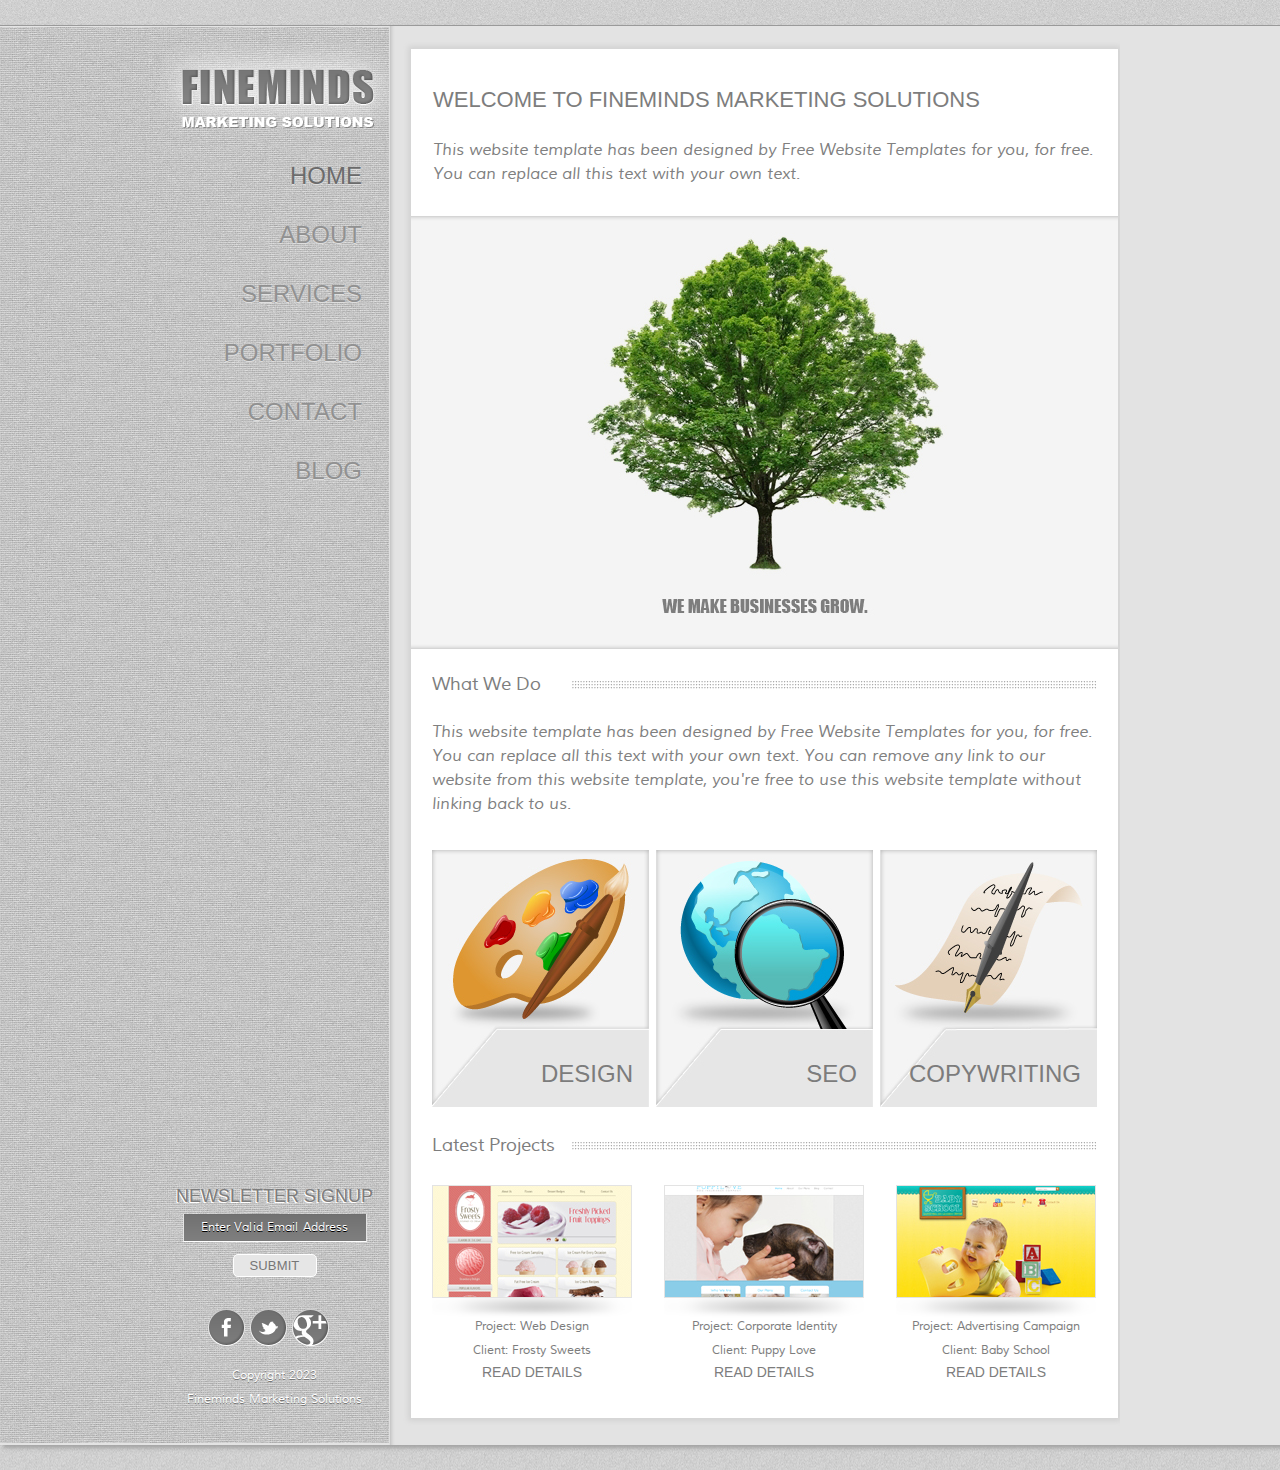
<file: finemindsmarketingwebtemplate/index.html>
<!DOCTYPE html>
<!-- Website template by freewebsitetemplates.com -->
<html>
<head>
	<meta charset="UTF-8">
	<title>Fineminds Marketing Solutions Website Template</title>
	<link rel="stylesheet" href="css/style.css" type="text/css">
</head>
<body>
	<div class="border">
		<div id="bg">
			background
		</div>
		<div class="page">
			<div class="sidebar">
				<a href="index.html" id="logo"><img src="images/logo.png" alt="logo"></a>
				<ul>
					<li class="selected">
						<a href="index.html">Home</a>
					</li>
					<li>
						<a href="about.html">About</a>
					</li>
					<li>
						<a href="services.html">Services</a>
					</li>
					<li>
						<a href="portfolio.html">Portfolio</a>
					</li>
					<li>
						<a href="contact.html">Contact</a>
					</li>
					<li>
						<a href="blog.html">Blog</a>
					</li>
				</ul>
				<form action="about.html">
					<span>Newsletter Signup</span>
					<input type="text" onClick="this.value='';" onFocus="this.select()" onBlur="this.value=!this.value?'Enter Valid Email Address':this.value;" value="Enter Valid Email Address">
					<input type="submit" id="submit" value="submit">
				</form>
				<div class="connect">
					<a href="http://freewebsitetemplates.com/go/facebook/" id="facebook">facebook</a> <a href="http://freewebsitetemplates.com/go/twitter/" id="twitter">twitter</a> <a href="http://freewebsitetemplates.com/go/googleplus/" id="googleplus">youtube</a>
				</div>
				<p>
					Copyright 2023
				</p>
				<p>
					Fineminds Marketing Solutions
				</p>
			</div>
			<div class="body">
				<div>
					<h2>Welcome to FineMinds Marketing Solutions</h2>
					<p>
						This website template has been designed by Free Website Templates for you, for free. You can replace all this text with your own text.
					</p>
					<img src="images/tree.jpg" alt="">
					<div>
						<h3><span>What We Do</span></h3>
						<p>
							This website template has been designed by Free Website Templates for you, for free. You can replace all this text with your own text. You can remove any link to our website from this website template, you're free to use this website template without linking back to us.
						</p>
						<ul>
							<li id="link1">
								<a href="services.html"><span>Design</span></a>
							</li>
							<li id="link2">
								<a href="services.html"><span>Seo</span></a>
							</li>
							<li id="link3">
								<a href="services.html"><span>Copywriting</span></a>
							</li>
						</ul>
					</div>
					<div class="section">
						<h3><span>Latest Projects</span></h3>
						<ul>
							<li>
								<a href="services.html"><img src="images/template1.jpg" alt=""></a> <span>Project: Web Design</span> <span>Client: Frosty Sweets</span> <a href="services.html">Read Details</a>
							</li>
							<li>
								<a href="services.html"><img src="images/template2.jpg" alt=""></a> <span>Project: Corporate Identity</span> <span>Client: Puppy Love</span> <a href="services.html">Read Details</a>
							</li>
							<li>
								<a href="services.html"><img src="images/template3.jpg" alt=""></a> <span>Project: Advertising Campaign</span> <span>Client: Baby School</span> <a href="services.html">Read Details</a>
							</li>
						</ul>
					</div>
				</div>
			</div>
		</div>
	</div>
</body>
</html>
</file>
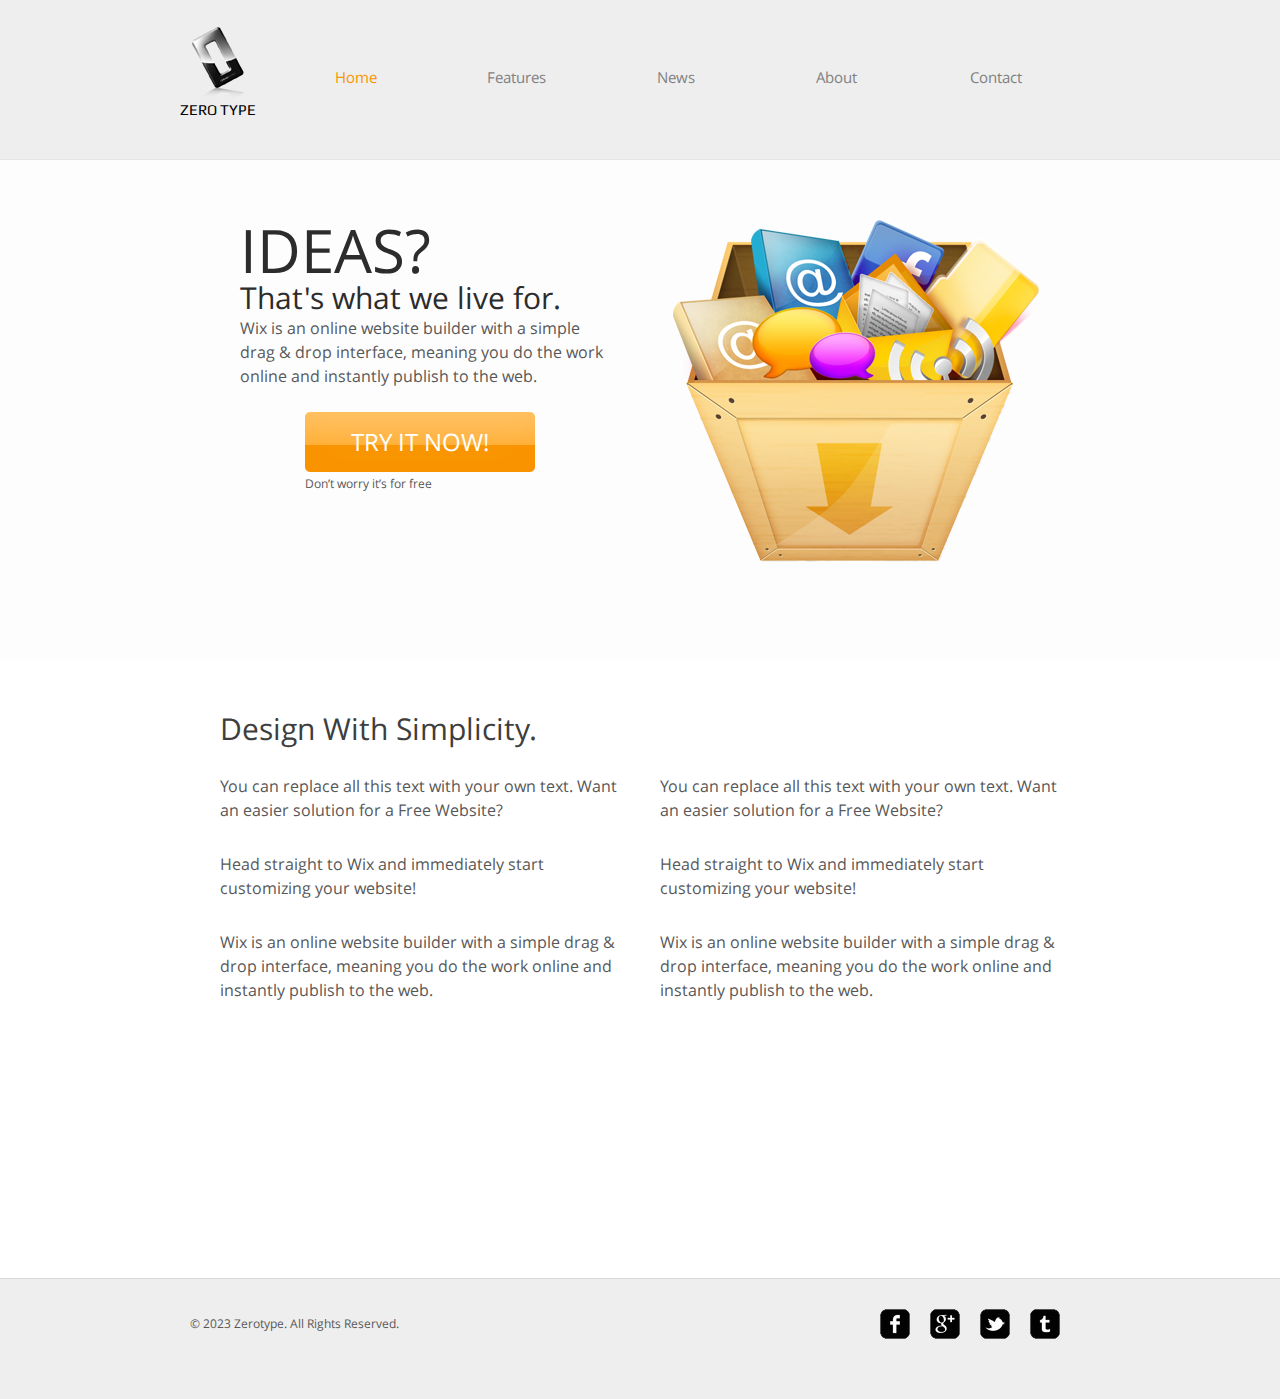
<file: zerotype/index.html>
<!DOCTYPE HTML>
<!-- Website template by freewebsitetemplates.com -->
<html>
<head>
	<meta charset="UTF-8">
	<title>Zerotype Website Template</title>
	<link rel="stylesheet" href="css/style.css" type="text/css">
</head>
<body>
	<div id="header">
		<div>
			<div class="logo">
				<a href="index.html">Zero Type</a>
			</div>
			<ul id="navigation">
				<li class="active">
					<a href="index.html">Home</a>
				</li>
				<li>
					<a href="features.html">Features</a>
				</li>
				<li>
					<a href="news.html">News</a>
				</li>
				<li>
					<a href="about.html">About</a>
				</li>
				<li>
					<a href="contact.html">Contact</a>
				</li>
			</ul>
		</div>
	</div>
	<div id="adbox">
		<div class="clearfix">
			<img src="images/box.png" alt="Img" height="342" width="368">
			<div>
				<h1>Ideas?</h1>
				<h2>That's what we live for.</h2>
				<p>
					Wix is an online website builder with a simple drag & drop interface, meaning you do the work online and instantly publish to the web. <span><a href="index.html" class="btn">Try It Now!</a><b>Don’t worry it’s for free</b></span>
				</p>
			</div>
		</div>
	</div>
	<div id="contents">
		<div id="tagline" class="clearfix">
			<h1>Design With Simplicity.</h1>
			<div>
				<p>
					You can replace all this text with your own text. Want an easier solution for a Free Website?
				</p>
				<p>
					Head straight to Wix and immediately start customizing your website!
				</p>
				<p>
					Wix is an online website builder with a simple drag & drop interface, meaning you do the work online and instantly publish to the web.
				</p>
			</div>
			<div>
				<p>
					You can replace all this text with your own text. Want an easier solution for a Free Website?
				</p>
				<p>
					Head straight to Wix and immediately start customizing your website!
				</p>
				<p>
					Wix is an online website builder with a simple drag & drop interface, meaning you do the work online and instantly publish to the web.
				</p>
			</div>
		</div>
	</div>
	<div id="footer">
		<div class="clearfix">
			<div id="connect">
				<a href="http://freewebsitetemplates.com/go/facebook/" target="_blank" class="facebook"></a><a href="http://freewebsitetemplates.com/go/googleplus/" target="_blank" class="googleplus"></a><a href="http://freewebsitetemplates.com/go/twitter/" target="_blank" class="twitter"></a><a href="http://www.freewebsitetemplates.com/misc/contact/" target="_blank" class="tumbler"></a>
			</div>
			<p>
				© 2023 Zerotype. All Rights Reserved.
			</p>
		</div>
	</div>
</body>
</html>
</file>
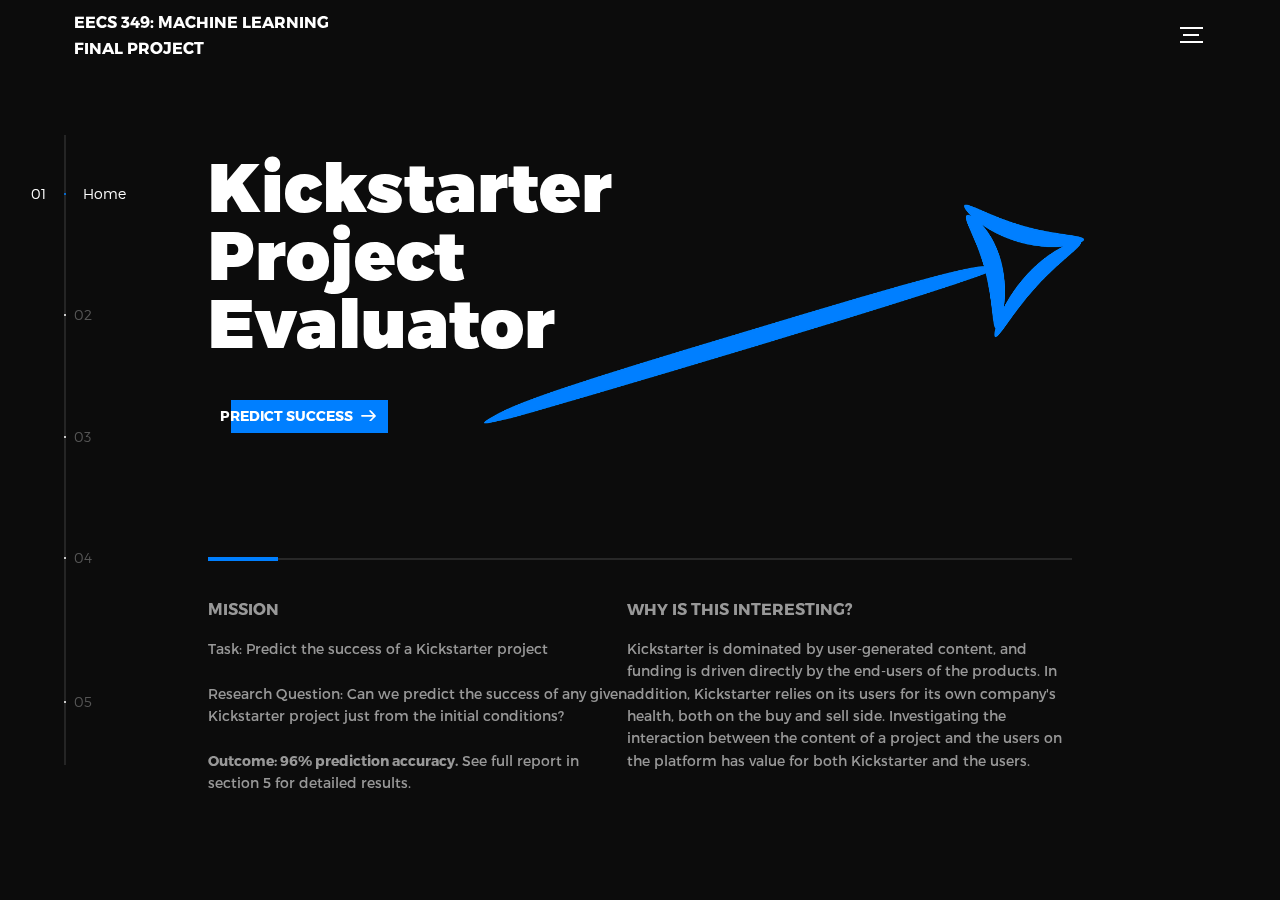
<file: www/global-master/index.html>
<!DOCTYPE html>
<html lang="en">
	<head>
		<title>Kickstarter Project Evaluator</title>
		<meta charset="utf-8">
		<meta name="viewport" content="width=device-width, initial-scale=1">
		<meta http-equiv="X-UA-Compatible" content="IE=edge">
		<meta name="description" content="HTML5 website template">
		<meta name="keywords" content="global, template, html, sass, jquery">
		<meta name="author" content="Ramish Zaidi">
		<link rel="stylesheet" href="assets/css/main.css">
	</head>
	<body>
		<!-- notification for small viewports and landscape oriented smartphones -->
		<div class="device-notification">
			<a class="device-notification--logo" href="#0">
				<p>EECS 349</p>
			</a>
			<p class="device-notification--message">We must request you orient your device to portrait or find a larger screen. You won't be disappointed.</p>
		</div>
		<div class="perspective effect-rotate-left">
			<div class="container">
				<div class="outer-nav--return"></div>
				<div id="viewport" class="l-viewport">
					<div class="l-wrapper">
						<header class="header">
							<a class="header--logo" href="https://www.mccormick.northwestern.edu/eecs/courses/descriptions/349.html" target="_blank">
								<p>EECS 349: Machine Learning
								    <br>
									Final Project
								</p>
							</a>
							<div class="header--nav-toggle">
								<span></span>
							</div>
						</header>
						<nav class="l-side-nav">
							<ul class="side-nav">
								<li class="is-active"><span>Home</span></li>
								<li><span>Results</span></li>
								<li><span>Approach</span></li>
								<li><span>Future Research</span></li>
								<li><span>Contributors</span></li>
							</ul>
						</nav>
						<ul class="l-main-content main-content">
							<li class="l-section section section--is-active">
								<div class="intro">
									<div class="intro--banner">
										<h1>Kickstarter<br>Project<br>Evaluator</h1>
										<button class="cta">
											Predict success
											<svg version="1.1" id="Layer_1" xmlns="http://www.w3.org/2000/svg" xmlns:xlink="http://www.w3.org/1999/xlink" x="0px" y="0px" viewBox="0 0 150 118" style="enable-background:new 0 0 150 118;" xml:space="preserve">
												<g transform="translate(0.000000,118.000000) scale(0.100000,-0.100000)">
													<path d="M870,1167c-34-17-55-57-46-90c3-15,81-100,194-211l187-185l-565-1c-431,0-571-3-590-13c-55-28-64-94-18-137c21-20,33-20,597-20h575l-192-193C800,103,794,94,849,39c20-20,39-29,61-29c28,0,63,30,298,262c147,144,272,271,279,282c30,51,23,60-219,304C947,1180,926,1196,870,1167z"/>
												</g>
											</svg>
											<span class="btn-background"></span>
										</button>
										<img src="assets/img/arrow.png" alt="Welcome" width="600px" height="350px">
									</div>
									<div class="intro--options">
										<a>
											<h3>Mission</h3>
											<p>Task: Predict the success of a Kickstarter project
												<br>
												<br>
												Research Question: Can we predict the success of any given Kickstarter project just from the initial conditions?
                                                <br>
                                                <br>
                                                <b>Outcome: 96% prediction accuracy.</b> See full report in section 5 for detailed results.
											</p>
										</a>
										<a>
											<h3>Why is this interesting?</h3>
											<p>Kickstarter is dominated by user-generated content, and funding is driven directly by the end-users of the products. In addition, Kickstarter relies on its users for its own company's health, both on the buy and sell side. Investigating the interaction between the content of a project and the users on the platform has value for both Kickstarter and the users.</p>
										</a>
									</div>
								</div>
							</li>
							<li class="l-section section">
								<div class="work">
									<h2>Key Findings</h2>
									<div class="work--lockup">
										<ul class="slider">
											<li class="slider--item slider--item-left">
												<a href="#0">
													<div class="slider--item-image">
														<img src="assets/img/att_info.png" alt="Graph 1">
													</div>
													<p class="slider--item-title">Features</p>
													<p class="slider--item-description">
                                                    The most important features to determine the success of a project are, in order of importance:
                                                    <br>
                                                    <b>1. The category and subcategory of the project</b>
                                                    <br>
                                                    <b>2. The funding goal</b>
                                                    <br>
                                                    <b>3. Blurb sentiment (the project description)</b>
                                                    <br>
                                                    Honorable mention goes to #4 - the duration and deadline for the fundraising
                                                    </p>
												</a>
											</li>
											<li class="slider--item slider--item-center">
												<a href="#0">
													<div class="slider--item-image">
														<img src="assets/img/acc_bar.png" alt="Graph 2">
													</div>
													<p class="slider--item-title">Main Insight</p>
													<p class="slider--item-description">
                                                    We achieved an incredible <b><i>95.9%</i></b> accuracy with our Random Forest model, using more than half a million data points. Our results indicate that the features we selected have great deterministic power for the success of any given project. In other words, the <b>initial conditions of a Kickstarter project have compelling predictive ability</b> as to whether the project will meet its target.
                                                    </p>
												</a>
											</li>
											<li class="slider--item slider--item-right">
												<a href="#0">
													<div class="slider--item-image">
														<img src="assets/img/funding.jpg" alt="Graph 3">
													</div>
													<p class="slider--item-title">Implications</p>
													<p class="slider--item-description">
                                                    First of all, it’s clear that the content and context of the initial project alone has great importance. Using such information, Kickstarter users can optimize projects to give them the maximum statistical likelihood of success. On the other hand, Kickstarter could explore how they can increase users’ chances of success on their platform (so far, only about half of projects get funded). This spells out an opportunity to gain a competitive edge over other platforms.
                                                    </p>
												</a>
											</li>
										</ul>
										<div class="slider--prev">
											<svg version="1.1" id="Layer_1" xmlns="http://www.w3.org/2000/svg" xmlns:xlink="http://www.w3.org/1999/xlink" x="0px" y="0px"
												viewBox="0 0 150 118" style="enable-background:new 0 0 150 118;" xml:space="preserve">
												<g transform="translate(0.000000,118.000000) scale(0.100000,-0.100000)">
													<path d="M561,1169C525,1155,10,640,3,612c-3-13,1-36,8-52c8-15,134-145,281-289C527,41,562,10,590,10c22,0,41,9,61,29
														c55,55,49,64-163,278L296,510h575c564,0,576,0,597,20c46,43,37,109-18,137c-19,10-159,13-590,13l-565,1l182,180
														c101,99,187,188,193,199c16,30,12,57-12,84C631,1174,595,1183,561,1169z"/>
												</g>
											</svg>
										</div>
										<div class="slider--next">
											<svg version="1.1" id="Layer_1" xmlns="http://www.w3.org/2000/svg" xmlns:xlink="http://www.w3.org/1999/xlink" x="0px" y="0px" viewBox="0 0 150 118" style="enable-background:new 0 0 150 118;" xml:space="preserve">
												<g transform="translate(0.000000,118.000000) scale(0.100000,-0.100000)">
													<path d="M870,1167c-34-17-55-57-46-90c3-15,81-100,194-211l187-185l-565-1c-431,0-571-3-590-13c-55-28-64-94-18-137c21-20,33-20,597-20h575l-192-193C800,103,794,94,849,39c20-20,39-29,61-29c28,0,63,30,298,262c147,144,272,271,279,282c30,51,23,60-219,304C947,1180,926,1196,870,1167z"/>
												</g>
											</svg>
										</div>
									</div>
								</div>
							</li>
							<li class="l-section section">
								<div class="about">
									<div class="about--banner">
										<h2>How did we achieve those results?</h2>
									</div>
									<div class="approach">
										<a>
											<h3>Methods</h3>
											<p>
												<b><i>Dataset</i></b>
                                                <br>
                                                We are currently utilizing a dataset from Web Robots, which required significant pre-processing. Fortunately, we had more data than expected (approx. 3 years of content), so we sampled four random months of content for each year, culminating in a 544721-example dataset.
												<br>
												<br>
                                                <b><i>Learning Techniques</i></b>
                                                <br>
                                                Due to the large number of category/subcategory attribute values, decision tree models appeared to be a clear first choice to explore. Branching off of the various project category options seemed like an intuitive approach. We trained/tested the models using Weka, and used a 70-30 train-to-test data split. After determining our baseline accuracy with ZeroR, we began with the J48 Decision Tree. After that, we implemented RandomForest, which maintains the decision tree hypothesis but has a more robust mechanism. For the sake of additional testing, we experimented with Naive Bayes, even though we were skeptical about the conditional independence requirement. Finally, we trained a Multilayer Perceptron with 3 hidden layers (4 hidden units each) because a deep learning approach seemed promising with the significant number of categories present.
											</p>
										</a>
									</div>
								</div>
							</li>
							<li class="l-section section">
								<div class="intro">
									<div class="future--banner">
										<h2>What's next?</h2>
									</div>
									<div class="future">
										<a>
											<h3>1) Optimization</h3>
											<p>
                                                Future work would not only include hyperparameter tuning, but more sophisticated analysis of the text. Specifically, more detailed NLP techniques using blurbs and titles would add further accuracy beyond the sentiment analysis we used.
                                                <br>
                                                A great addition to our program would be a data scraping algorithm that can cleanly collect the necessary data for making predictions, so that the program can get better over time. 
                                                
                                            </p>
										</a>
										<a>
											<h3>2) Advanced objectives:</h3>
											<p>
                                                1. predicting how likely a project is to go viral (become extremely popular as opposed to just meeting the funding goal)
                                                <br>
                                                2. predicting a ballpark estimate of the amount of funding a project will receive
                                                <br>
                                                3. analyzing how different features contribute to the predictability of the model (i.e. can we tell what’s the best season to launch the project in?)
                                                <br>
                                                4. determining whether there are correlations between popular categories and the country the project was launched in
                                                <br>
                                                <br>
                                                With regards to #1, it will be interesting to relate viral Kickstarter projects to studies on the virality of memes, fake news, and other fast-spreading content. Unlike other internet content, which is generally free, Kickstarter projects carry with them an economic vote - people choose to back them with their money. Willingness-to-pay measures could provide new insight into the dynamics of viral content.    
                                            </p>
										</a>
										<a>
											<h3>3) Challenges</h3>
											<p>Some potentially desirable attributes only accrue values after a project is launched. Our model takes in a new project (at time <i>t</i> = 0 seconds) as its input. Therefore, it can only predict based on the attributes that would exist at <i>t<sub>0</sub></i>.
                                            One could also decide against using just initial conditions and add time-related features (such as funding received to-date, rate of backer increase, etc.), which will add more accuracy as more information is gained about the project’s performance over time.
                                            <br>
                                            <br>
                                            <b><i>Risks and Ethical Considerations</i></b>
                                            <br>
                                            People would likely use a tool like this to validate the quality of their Kickstarter project and leverage that to attract backers. If developed to a significant degree of accuracy, gamification is a concern, but not a major one.
                                            </p>
										</a>
									</div>
								</div>
							</li>
							<li class="l-section section">
								<div class="about">
									<div class="contributors--banner">
										<h2>Contact Us</h2>
									</div>
									<div class="c--options">
										<a href="mailto:ramishzaidi2019@u.northwestern.edu">
											<h1>Ramish Zaidi</h1>
                                            ramishzaidi2019@u.northwestern.edu
										</a>
										<a href="mailto:MichaelHuyler2020@u.northwestern.edu">
											<h1>Michael Huyler</h1>
											michaelhuyler2020@u.northwestern.edu
										</a>
										<a href="mailto:mathiasnewman2019@u.northwestern.edu">
											<h1>Mathias Newman</h1>
											mathiasnewman2019@u.northwestern.edu
								        </a>
									</div>
									<div class="contributors">
										<h2>Sources</h2>
                                        <a href="https://github.com/KobraKid/eecs349-ideas">GitHub Repo</a> | <a href="http://kickstarterprojectevaluator.coolpage.biz/raw_data/Kickstarter_2018-10-18T03_20_48_880Z.csv">Raw Data</a> (sample, 6.02MB) | <a href="http://kickstarterprojectevaluator.coolpage.biz/writeup/writeup.pdf">Full Report</a>
                                        <h2>Special Thanks</h2>
										<a href="https://www.cs.northwestern.edu/~ddowney/">Doug Downey</a>, for teaching this class at Northwestern University
										<br>
										<a href="https://github.com/BuckyMaler">Bucky Maler</a>, for the "Global" HTML template
                                        <br>
                                        <a href="https://webrobots.io/kickstarter-datasets/"> Web Robots</a>, for providing data
										<br>
										Zachary Paitsel, a former team member
									</div>
								</div>
							</li>
						</ul>
					</div>
				</div>
			</div>
			<ul class="outer-nav">
				<li class="is-active">Home</li>
				<li>Results</li>
				<li>Approach</li>
				<li>Future Research</li>
				<li>Contributors</li>
			</ul>
		</div>
		<script src="https://ajax.googleapis.com/ajax/libs/jquery/2.2.4/jquery.min.js"></script>
		<script>window.jQuery || document.write('<script src="assets/js/vendor/jquery-2.2.4.min.js"><\/script>')</script>
		<script src="assets/js/functions-min.js"></script>
	</body>
</html>
</file>
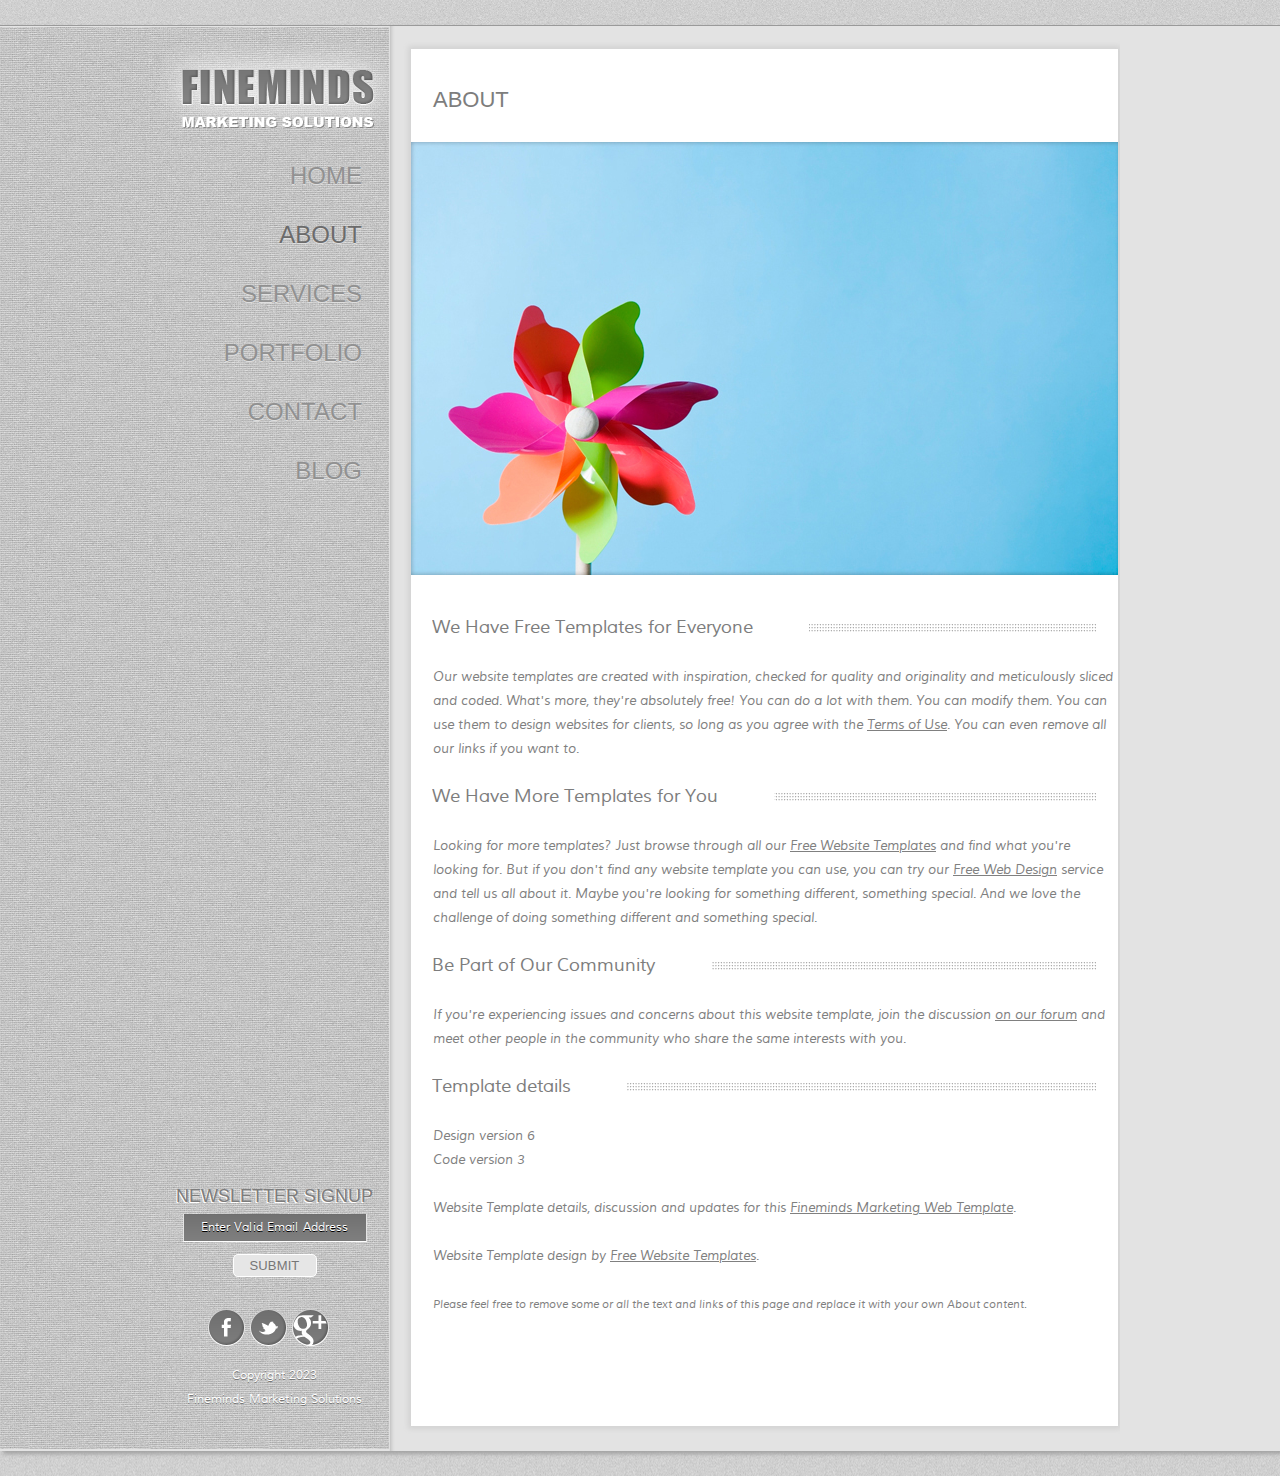
<file: finemindsmarketingwebtemplate/about.html>
<!DOCTYPE html>
<!-- Website template by freewebsitetemplates.com -->
<html>
<head>
	<meta charset="UTF-8">
	<title>About - Fineminds Marketing Web Template</title>
	<link rel="stylesheet" href="css/style.css" type="text/css">
</head>
<body>
	<div class="border">
		<div id="bg">
			background
		</div>
		<div class="page">
			<div class="sidebar">
				<a href="index.html" id="logo"><img src="images/logo.png" alt="logo"></a>
				<ul>
					<li>
						<a href="index.html">Home</a>
					</li>
					<li class="selected">
						<a href="about.html">About</a>
					</li>
					<li>
						<a href="services.html">Services</a>
					</li>
					<li>
						<a href="portfolio.html">Portfolio</a>
					</li>
					<li>
						<a href="contact.html">Contact</a>
					</li>
					<li>
						<a href="blog.html">Blog</a>
					</li>
				</ul>
				<form action="index.html">
					<span>Newsletter Signup</span>
					<input type="text" onClick="this.value='';" onFocus="this.select()" onBlur="this.value=!this.value?'Enter Valid Email Address':this.value;" value="Enter Valid Email Address">
					<input type="submit" id="submit" value="submit">
				</form>
				<div class="connect">
					<a href="http://freewebsitetemplates.com/go/facebook/" id="facebook">facebook</a> <a href="http://freewebsitetemplates.com/go/twitter/" id="twitter">twitter</a> <a href="http://freewebsitetemplates.com/go/googleplus/" id="googleplus">youtube</a>
				</div>
				<p>
					Copyright 2023
				</p>
				<p>
					Fineminds Marketing Solutions
				</p>
			</div>
			<div class="body">
				<div class="about">
					<h2>About</h2>
					<img src="images/paper-wheel.jpg" alt="">
					<h4><span>We Have Free Templates for Everyone</span></h4>
					<p>
						Our website templates are created with inspiration, checked for quality and originality and meticulously sliced and coded. What's more, they're absolutely free! You can do a lot with them. You can modify them. You can use them to design websites for clients, so long as you agree with the <a href="http://www.freewebsitetemplates.com/about/terms">Terms of Use</a>. You can even remove all our links if you want to.
					</p>
					<h4><span>We Have More Templates for You</span></h4>
					<p>
						Looking for more templates? Just browse through all our <a href="http://www.freewebsitetemplates.com/">Free Website Templates</a> and find what you're looking for. But if you don't find any website template you can use, you can try our <a href="http://www.freewebsitetemplates.com/freewebdesign/">Free Web Design</a> service and tell us all about it. Maybe you're looking for something different, something special. And we love the challenge of doing something different and something special.
					</p>
					<h4><span>Be Part of Our Community</span></h4>
					<p>
						If you're experiencing issues and concerns about this website template, join the discussion <a href="http://www.freewebsitetemplates.com/forums/">on our forum</a> and meet other people in the community who share the same interests with you.
					</p>
					<h4><span>Template details</span></h4>
					<p>
						Design version 6 <br> Code version 3 <br><br> Website Template details, discussion and updates for this <a href="http://www.freewebsitetemplates.com/discuss/finemindsmarketingwebtemplate/">Fineminds Marketing Web Template</a>. <br><br> Website Template design by <a href="http://www.freewebsitetemplates.com/">Free Website Templates</a>. <br><br> <span style="font-size:11px;">Please feel free to remove some or all the text and links of this page and replace it with your own About content.</span>
					</p>
				</div>
			</div>
		</div>
	</div>
</body>
</html>
</file>
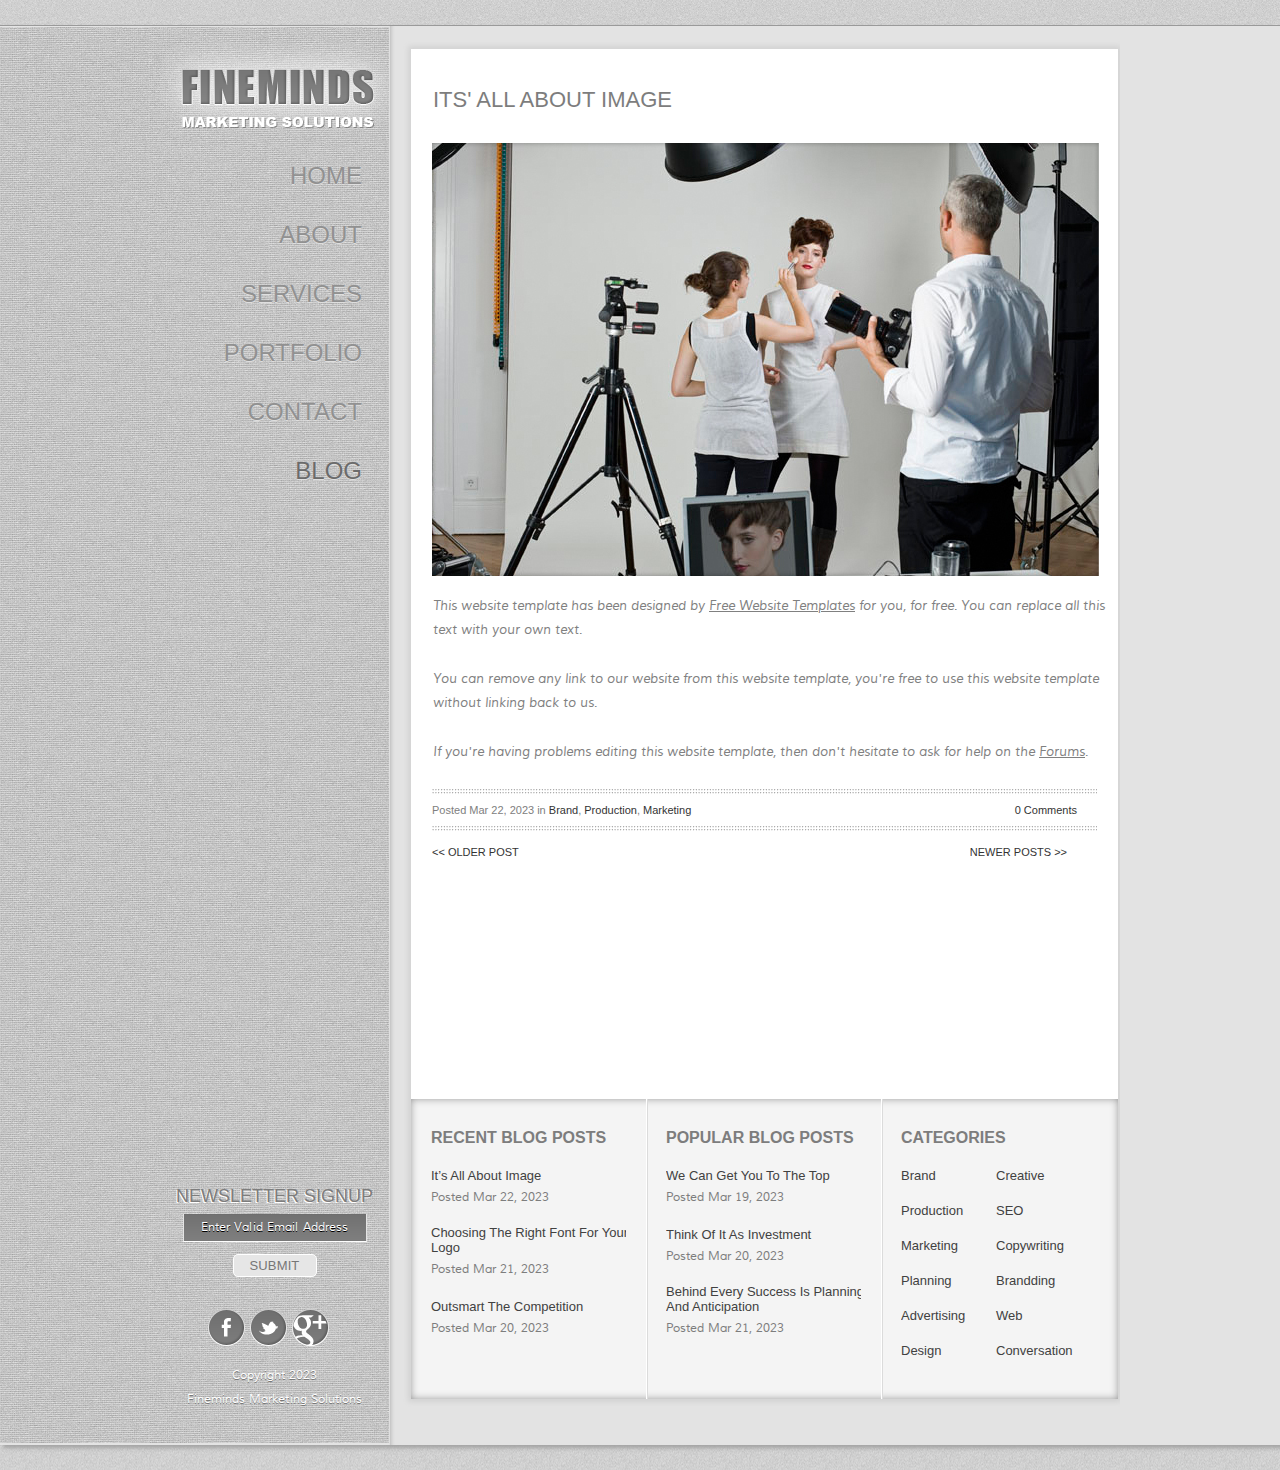
<file: finemindsmarketingwebtemplate/blog.html>
<!DOCTYPE html>
<!-- Website template by freewebsitetemplates.com -->
<html>
<head>
	<meta charset="UTF-8">
	<title>Blog - Fineminds Marketing Solutions Website Template</title>
	<link rel="stylesheet" href="css/style.css" type="text/css">
</head>
<body>
	<div class="border">
		<div id="bg">
			background
		</div>
		<div class="page">
			<div class="sidebar">
				<a href="index.html" id="logo"><img src="images/logo.png" alt="logo"></a>
				<ul>
					<li>
						<a href="index.html">Home</a>
					</li>
					<li>
						<a href="about.html">About</a>
					</li>
					<li>
						<a href="services.html">Services</a>
					</li>
					<li>
						<a href="portfolio.html">Portfolio</a>
					</li>
					<li>
						<a href="contact.html">Contact</a>
					</li>
					<li class="selected">
						<a href="blog.html">Blog</a>
					</li>
				</ul>
				<form action="index.html">
					<span>Newsletter Signup</span>
					<input type="text" onClick="this.value='';" onFocus="this.select()" onBlur="this.value=!this.value?'Enter Valid Email Address':this.value;" value="Enter Valid Email Address">
					<input type="submit" id="submit" value="submit">
				</form>
				<div class="connect">
					<a href="http://freewebsitetemplates.com/go/facebook/" id="facebook">facebook</a> <a href="http://freewebsitetemplates.com/go/twitter/" id="twitter">twitter</a> <a href="http://freewebsitetemplates.com/go/googleplus/" id="googleplus">youtube</a>
				</div>
				<p>
					Copyright 2023
				</p>
				<p>
					Fineminds Marketing Solutions
				</p>
			</div>
			<div class="body">
				<div class="blog">
					<h2>Its' All About Image</h2>
					<img src="images/photo-shoot.jpg" alt="">
					<p>
						This website template has been designed by <a href="http://www.freewebsitetemplates.com/">Free Website Templates</a> for you, for free. You can replace all this text with your own text.
					</p>
					<p>
						You can remove any link to our website from this website template, you're free to use this website template without linking back to us.
					</p>
					<p>
						If you're having problems editing this website template, then don't hesitate to ask for help on the <a href="http://www.freewebsitetemplates.com/forums/">Forums</a>.
					</p>
					<div class="share">
						<span>Posted Mar 22, 2023 in <a href="#">Brand</a>, <a href="#">Production</a>, <a href="#">Marketing</a></span> <span><a href="#">0 Comments</a></span>
					</div>
					<div class="paging">
						<a href="#">&#60;&#60; Older Post</a> <a href="#">Newer Posts &#62;&#62;</a>
					</div>
					<div class="section">
						<div>
							<h3>Recent blog posts</h3>
							<ul>
								<li>
									<a href="#">It’s All About Image</a> <span>Posted Mar 22, 2023</span>
								</li>
								<li>
									<a href="#">Choosing The Right Font For Your Logo</a> <span>Posted Mar 21, 2023</span>
								</li>
								<li>
									<a href="#">Outsmart The Competition</a> <span>Posted Mar 20, 2023</span>
								</li>
							</ul>
						</div>
						<div>
							<h3>Popular blog posts</h3>
							<ul>
								<li>
									<a href="#">We Can Get You To The Top</a> <span>Posted Mar 19, 2023</span>
								</li>
								<li>
									<a href="#">Think Of It As Investment</a> <span>Posted Mar 20, 2023</span>
								</li>
								<li>
									<a href="#">Behind Every Success Is Planning And Anticipation</a> <span>Posted Mar 21, 2023</span>
								</li>
							</ul>
						</div>
						<div class="categories">
							<h3>Categories</h3>
							<ul>
								<li>
									<a href="#">Brand</a>
								</li>
								<li>
									<a href="#">Creative</a>
								</li>
								<li>
									<a href="#">Production</a>
								</li>
								<li>
									<a href="#">SEO</a>
								</li>
								<li>
									<a href="#">Marketing</a>
								</li>
								<li>
									<a href="#">Copywriting</a>
								</li>
								<li>
									<a href="#">Planning</a>
								</li>
								<li>
									<a href="#">Brandding</a>
								</li>
								<li>
									<a href="#">Advertising</a>
								</li>
								<li>
									<a href="#">Web</a>
								</li>
								<li>
									<a href="#">Design</a>
								</li>
								<li>
									<a href="#">Conversation</a>
								</li>
							</ul>
						</div>
					</div>
				</div>
			</div>
		</div>
	</div>
</body>
</html>
</file>
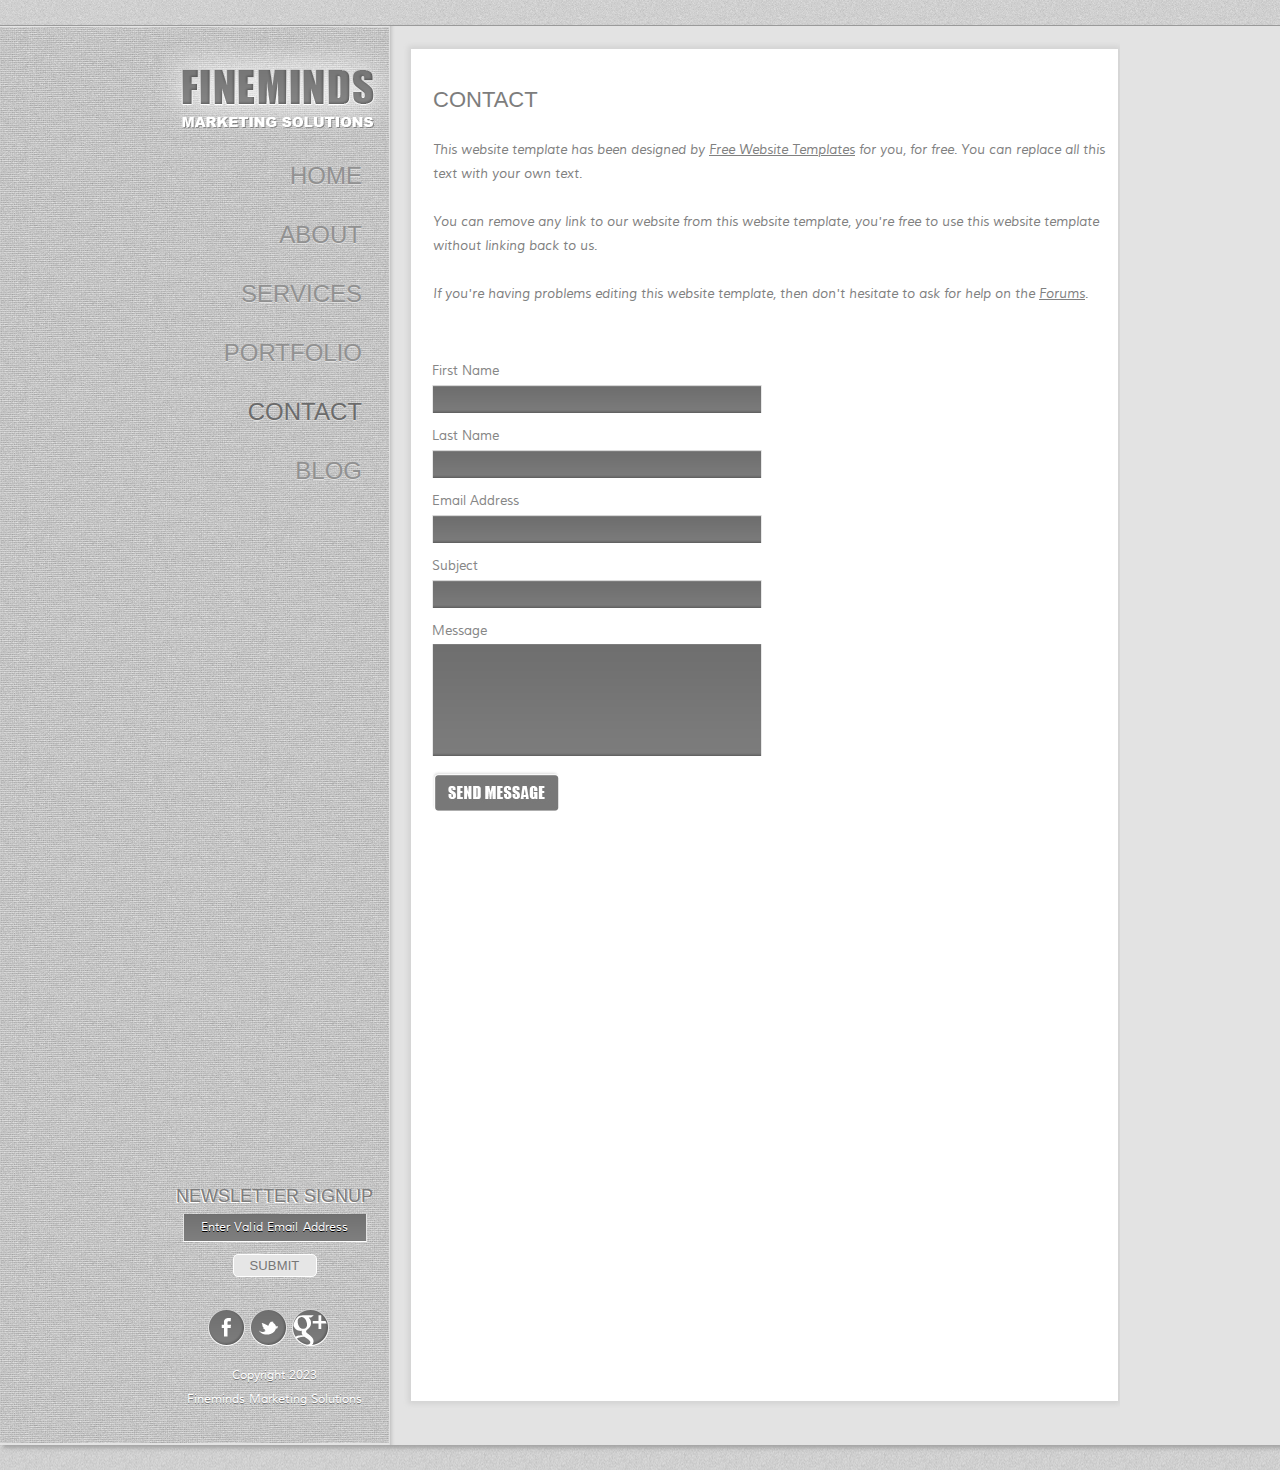
<file: finemindsmarketingwebtemplate/contact.html>
<!DOCTYPE html>
<!-- Website template by freewebsitetemplates.com -->
<html>
<head>
	<meta charset="UTF-8">
	<title>Contact - Fineminds Marketing Solutions Website Template</title>
	<link rel="stylesheet" href="css/style.css" type="text/css">
</head>
<body>
	<div class="border">
		<div id="bg">
			background
		</div>
		<div class="page">
			<div class="sidebar">
				<a href="index.html" id="logo"><img src="images/logo.png" alt="logo"></a>
				<ul>
					<li>
						<a href="index.html">Home</a>
					</li>
					<li>
						<a href="about.html">About</a>
					</li>
					<li>
						<a href="services.html">Services</a>
					</li>
					<li>
						<a href="portfolio.html">Portfolio</a>
					</li>
					<li class="selected">
						<a href="contact.html">Contact</a>
					</li>
					<li>
						<a href="blog.html">Blog</a>
					</li>
				</ul>
				<form action="index.html">
					<span>Newsletter Signup</span>
					<input type="text" onClick="this.value='';" onFocus="this.select()" onBlur="this.value=!this.value?'Enter Valid Email Address':this.value;" value="Enter Valid Email Address">
					<input type="submit" id="submit" value="submit">
				</form>
				<div class="connect">
					<a href="http://freewebsitetemplates.com/go/facebook/" id="facebook">facebook</a> <a href="http://freewebsitetemplates.com/go/twitter/" id="twitter">twitter</a> <a href="http://freewebsitetemplates.com/go/googleplus/" id="googleplus">youtube</a>
				</div>
				<p>
					Copyright 2023
				</p>
				<p>
					Fineminds Marketing Solutions
				</p>
			</div>
			<div class="body">
				<div class="contact">
					<h2>Contact</h2>
					<p>
						This website template has been designed by <a href="http://www.freewebsitetemplates.com/">Free Website Templates</a> for you, for free. You can replace all this text with your own text.
					</p>
					<p>
						You can remove any link to our website from this website template, you're free to use this website template without linking back to us.
					</p>
					<p>
						If you're having problems editing this website template, then don't hesitate to ask for help on the <a href="http://www.freewebsitetemplates.com/forums/">Forums</a>.
					</p>
					<form action="index.html">
						<label for="firstname">First Name</label>
						<input type="text" id="firstname">
						<label for="lastname">Last Name</label>
						<input type="text" id="lastname">
						<label for="email">Email Address</label>
						<input type="text" id="email">
						<label for="subject">Subject</label>
						<input type="text" id="subject">
						<label for="message">Message</label>
						<textarea name="" cols="30" rows="10" id="message"></textarea>
						<input type="submit" id="submit2" value="">
					</form>
				</div>
			</div>
		</div>
	</div>
</body>
</html>
</file>
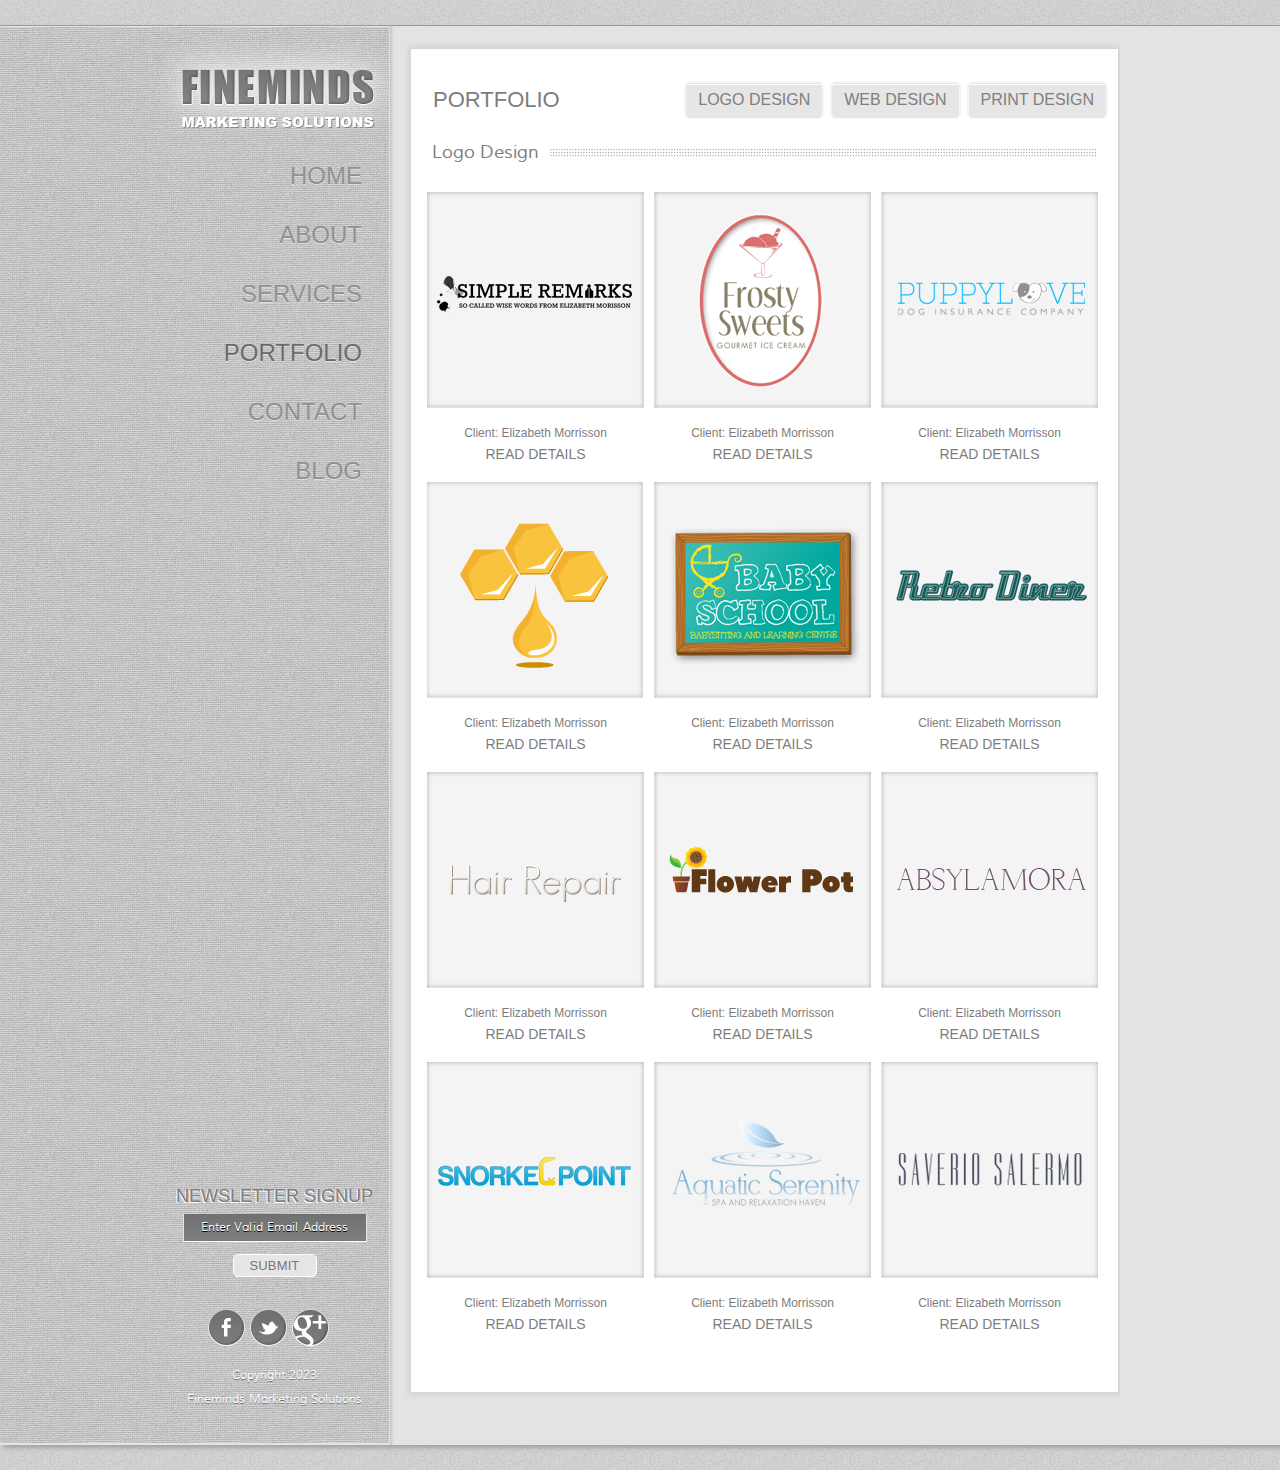
<file: finemindsmarketingwebtemplate/portfolio.html>
<!DOCTYPE html>
<!-- Website template by freewebsitetemplates.com -->
<html>
<head>
	<meta charset="UTF-8">
	<title>Portfolio - Fineminds Marketing Solutions Website Template</title>
	<link rel="stylesheet" href="css/style.css" type="text/css">
</head>
<body>
	<div class="border">
		<div id="bg">
			background
		</div>
		<div class="page">
			<div class="sidebar">
				<a href="index.html" id="logo"><img src="images/logo.png" alt="logo"></a>
				<ul>
					<li>
						<a href="index.html">Home</a>
					</li>
					<li>
						<a href="about.html">About</a>
					</li>
					<li>
						<a href="services.html">Services</a>
					</li>
					<li class="selected">
						<a href="portfolio.html">Portfolio</a>
					</li>
					<li>
						<a href="contact.html">Contact</a>
					</li>
					<li>
						<a href="blog.html">Blog</a>
					</li>
				</ul>
				<form action="index.html">
					<span>Newsletter Signup</span>
					<input type="text" onClick="this.value='';" onFocus="this.select()" onBlur="this.value=!this.value?'Enter Valid Email Address':this.value;" value="Enter Valid Email Address">
					<input type="submit" id="submit" value="submit">
				</form>
				<div class="connect">
					<a href="http://freewebsitetemplates.com/go/facebook/" id="facebook">facebook</a> <a href="http://freewebsitetemplates.com/go/twitter/" id="twitter">twitter</a> <a href="http://freewebsitetemplates.com/go/googleplus/" id="googleplus">youtube</a>
				</div>
				<p>
					Copyright 2023
				</p>
				<p>
					Fineminds Marketing Solutions
				</p>
			</div>
			<div class="body">
				<div class="portfolio">
					<h2>Portfolio</h2>
					<ul class="navigation">
						<li>
							<a href="services.html">Logo Design</a>
						</li>
						<li>
							<a href="services.html">Web Design</a>
						</li>
						<li>
							<a href="services.html">Print Design</a>
						</li>
					</ul>
					<h3><span>Logo Design</span></h3>
					<ul>
						<li>
							<a href="#"><img src="images/logo1.jpg" alt=""></a> <span>Client: Elizabeth Morrisson</span> <a href="#">Read Details</a>
						</li>
						<li>
							<a href="#"><img src="images/logo2.jpg" alt=""></a> <span>Client: Elizabeth Morrisson</span> <a href="#">Read Details</a>
						</li>
						<li>
							<a href="#"><img src="images/logo3.jpg" alt=""></a> <span>Client: Elizabeth Morrisson</span> <a href="#">Read Details</a>
						</li>
						<li>
							<a href="#"><img src="images/logo4.jpg" alt=""></a> <span>Client: Elizabeth Morrisson</span> <a href="#">Read Details</a>
						</li>
						<li>
							<a href="#"><img src="images/logo5.jpg" alt=""></a> <span>Client: Elizabeth Morrisson</span> <a href="#">Read Details</a>
						</li>
						<li>
							<a href="#"><img src="images/logo6.jpg" alt=""></a> <span>Client: Elizabeth Morrisson</span> <a href="#">Read Details</a>
						</li>
						<li>
							<a href="#"><img src="images/logo7.jpg" alt=""></a> <span>Client: Elizabeth Morrisson</span> <a href="#">Read Details</a>
						</li>
						<li>
							<a href="#"><img src="images/logo8.jpg" alt=""></a> <span>Client: Elizabeth Morrisson</span> <a href="#">Read Details</a>
						</li>
						<li>
							<a href="#"><img src="images/logo9.jpg" alt=""></a> <span>Client: Elizabeth Morrisson</span> <a href="#">Read Details</a>
						</li>
						<li>
							<a href="#"><img src="images/logo10.jpg" alt=""></a> <span>Client: Elizabeth Morrisson</span> <a href="#">Read Details</a>
						</li>
						<li>
							<a href="#"><img src="images/logo11.jpg" alt=""></a> <span>Client: Elizabeth Morrisson</span> <a href="#">Read Details</a>
						</li>
						<li>
							<a href="#"><img src="images/logo12.jpg" alt=""></a> <span>Client: Elizabeth Morrisson</span> <a href="#">Read Details</a>
						</li>
					</ul>
				</div>
			</div>
		</div>
	</div>
</body>
</html>
</file>
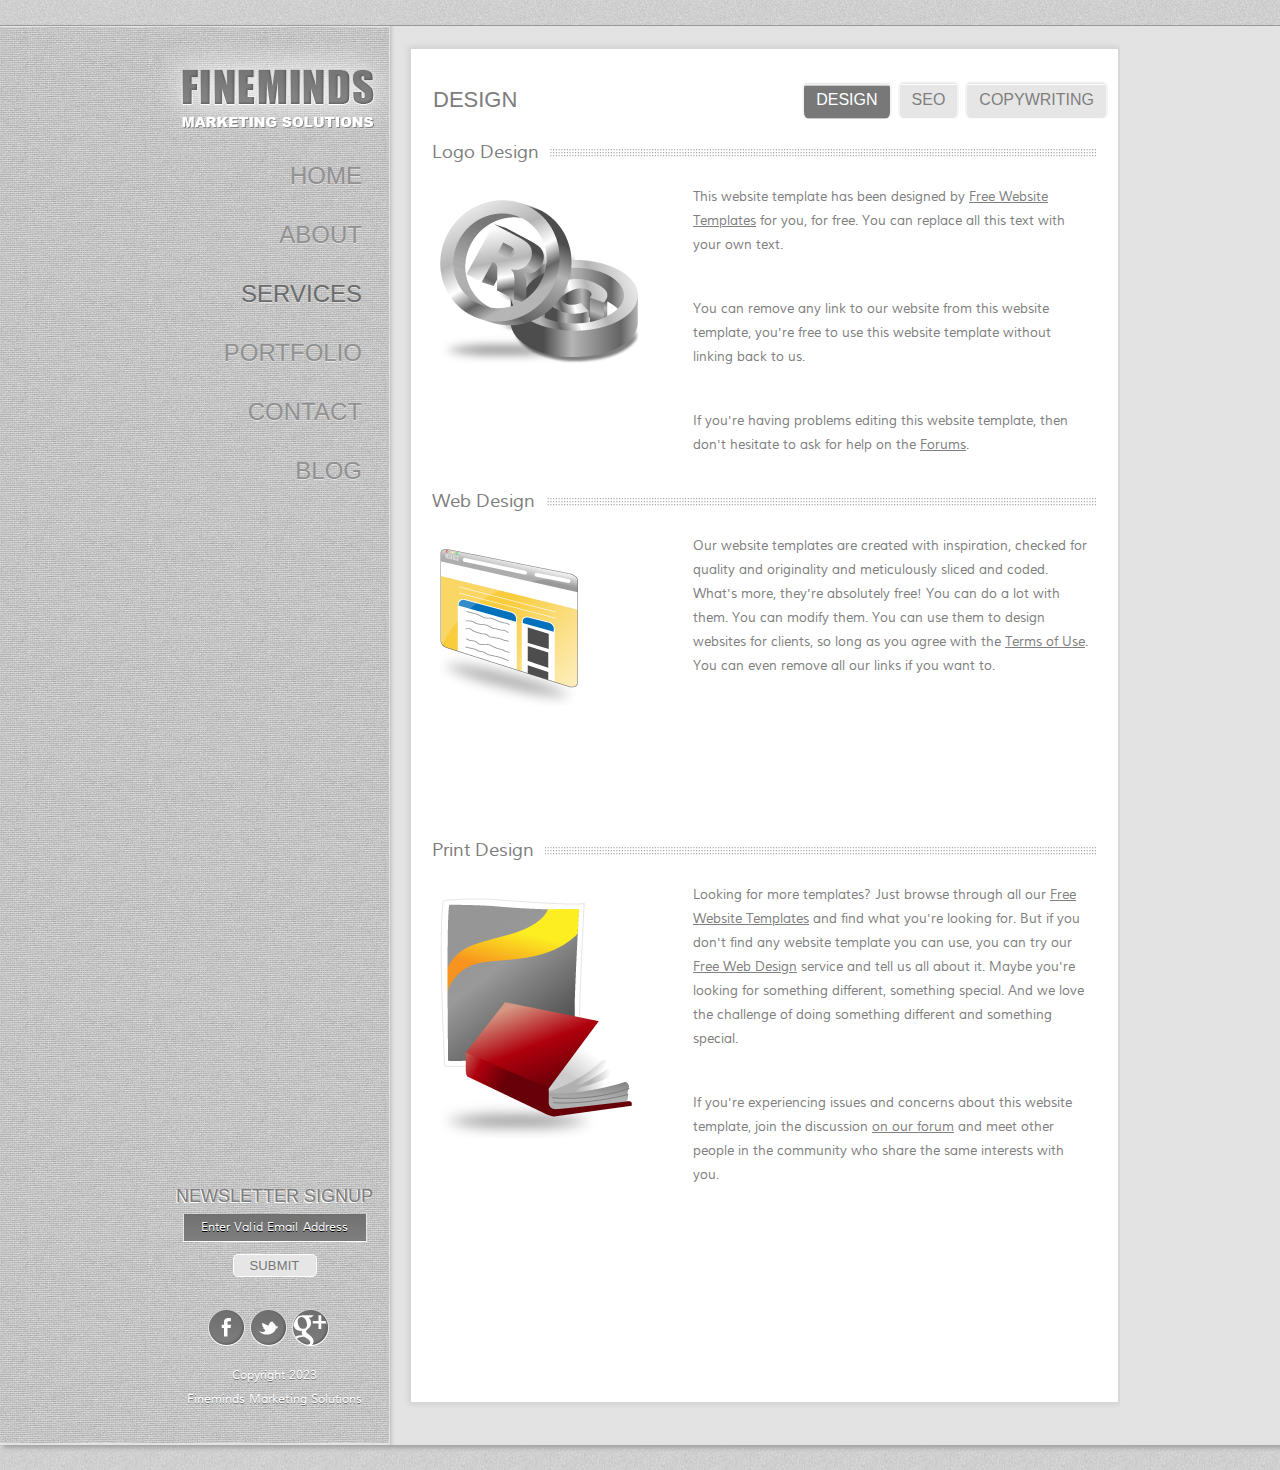
<file: finemindsmarketingwebtemplate/services.html>
<!DOCTYPE html>
<!-- Website template by freewebsitetemplates.com -->
<html>
<head>
	<meta charset="UTF-8">
	<title>Services - Fineminds Marketing Solutions Website Template</title>
	<link rel="stylesheet" href="css/style.css" type="text/css">
</head>
<body>
	<div class="border">
		<div id="bg">
			background
		</div>
		<div class="page">
			<div class="sidebar">
				<a href="index.html" id="logo"><img src="images/logo.png" alt="logo"></a>
				<ul>
					<li>
						<a href="index.html">Home</a>
					</li>
					<li>
						<a href="about.html">About</a>
					</li>
					<li class="selected">
						<a href="services.html">Services</a>
					</li>
					<li>
						<a href="portfolio.html">Portfolio</a>
					</li>
					<li>
						<a href="contact.html">Contact</a>
					</li>
					<li>
						<a href="blog.html">Blog</a>
					</li>
				</ul>
				<form action="index.html">
					<span>Newsletter Signup</span>
					<input type="text" onClick="this.value='';" onFocus="this.select()" onBlur="this.value=!this.value?'Enter Valid Email Address':this.value;" value="Enter Valid Email Address">
					<input type="submit" id="submit" value="submit">
				</form>
				<div class="connect">
					<a href="http://freewebsitetemplates.com/go/facebook/" id="facebook">facebook</a> <a href="http://freewebsitetemplates.com/go/twitter/" id="twitter">twitter</a> <a href="http://freewebsitetemplates.com/go/googleplus/" id="googleplus">youtube</a>
				</div>
				<p>
					Copyright 2023
				</p>
				<p>
					Fineminds Marketing Solutions
				</p>
			</div>
			<div class="body">
				<div class="services">
					<h2>Design</h2>
					<ul class="navigation">
						<li class="selected">
							<a href="services.html">Design</a>
						</li>
						<li>
							<a href="services.html">Seo</a>
						</li>
						<li>
							<a href="services.html">Copywriting</a>
						</li>
					</ul>
					<ul>
						<li>
							<h3><span>Logo Design</span></h3>
							<div>
								<img src="images/logo-design.jpg" alt="">
							</div>
							<p>
								This website template has been designed by <a href="http://www.freewebsitetemplates.com/">Free Website Templates</a> for you, for free. You can replace all this text with your own text.
							</p>
							<p>
								You can remove any link to our website from this website template, you're free to use this website template without linking back to us.
							</p>
							<p>
								If you're having problems editing this website template, then don't hesitate to ask for help on the <a href="http://www.freewebsitetemplates.com/forums/">Forums</a>.
							</p>
						</li>
						<li>
							<h3><span>Web Design</span></h3>
							<div>
								<img src="images/web-design.jpg" alt="">
							</div>
							<p>
								Our website templates are created with inspiration, checked for quality and originality and meticulously sliced and coded. What's more, they're absolutely free! You can do a lot with them. You can modify them. You can use them to design websites for clients, so long as you agree with the <a href="http://www.freewebsitetemplates.com/about/terms">Terms of Use</a>. You can even remove all our links if you want to.
							</p>
						</li>
						<li>
							<h3><span>Print Design</span></h3>
							<div>
								<img src="images/print-design.jpg" alt="">
							</div>
							<p>
								Looking for more templates? Just browse through all our <a href="http://www.freewebsitetemplates.com/">Free Website Templates</a> and find what you're looking for. But if you don't find any website template you can use, you can try our <a href="http://www.freewebsitetemplates.com/freewebdesign/">Free Web Design</a> service and tell us all about it. Maybe you're looking for something different, something special. And we love the challenge of doing something different and something special.
							</p>
							<p>
								If you're experiencing issues and concerns about this website template, join the discussion <a href="http://www.freewebsitetemplates.com/forums/">on our forum</a> and meet other people in the community who share the same interests with you.
							</p>
						</li>
					</ul>
				</div>
			</div>
		</div>
	</div>
</body>
</html>
</file>
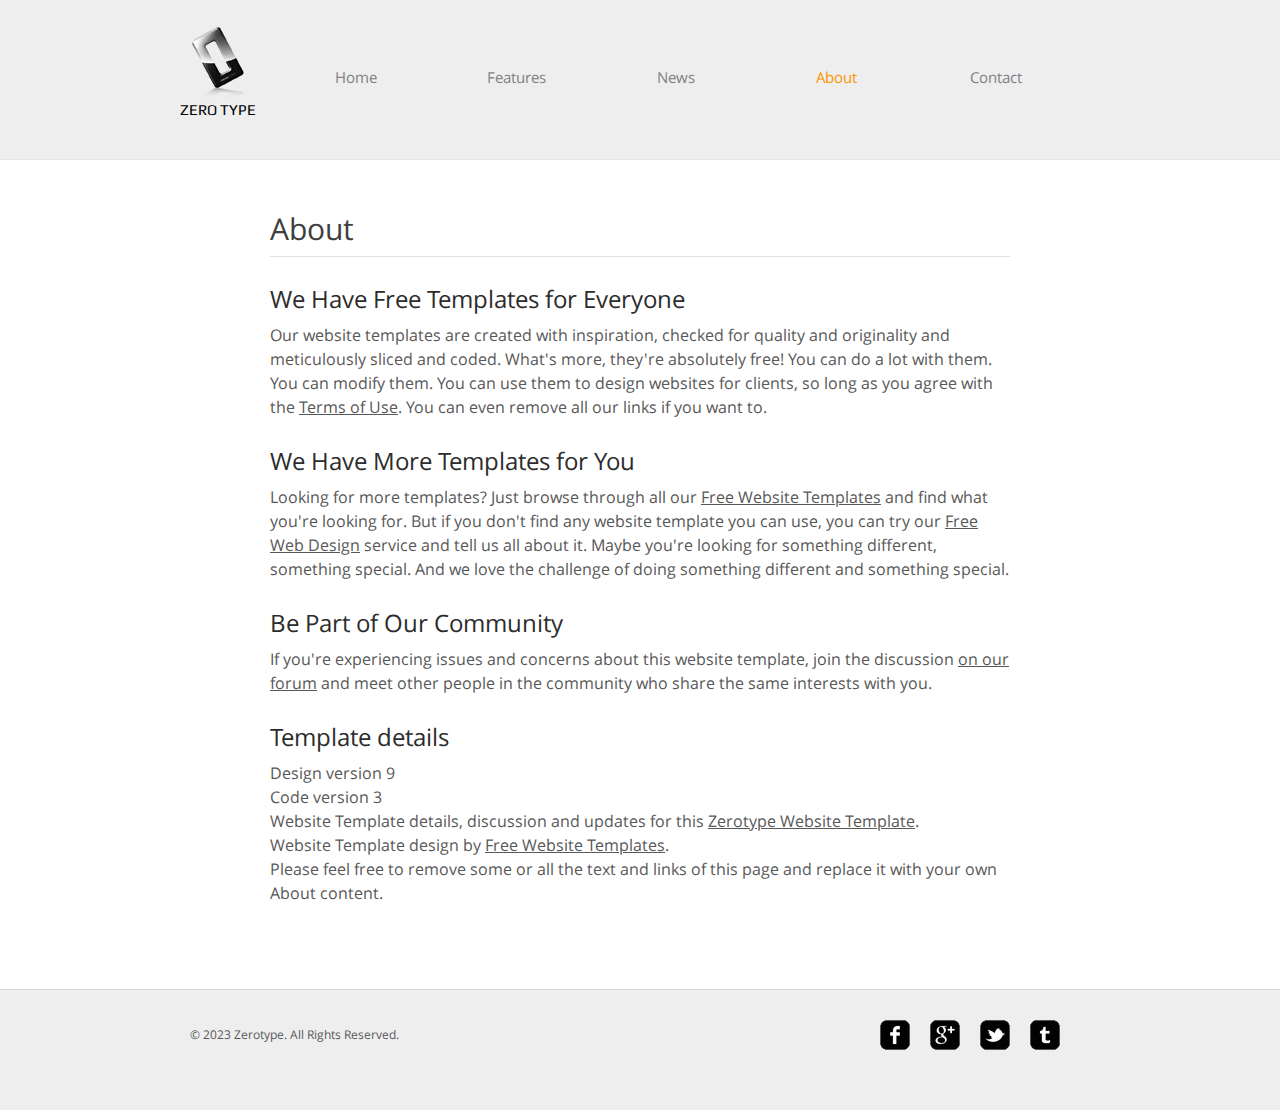
<file: zerotype/about.html>
<!DOCTYPE HTML>
<!-- Website template by freewebsitetemplates.com -->
<html>
<head>
	<meta charset="UTF-8">
	<title>About - Zerotype Website Template</title>
	<link rel="stylesheet" href="css/style.css" type="text/css">
</head>
<body>
	<div id="header">
		<div>
			<div class="logo">
				<a href="index.html">Zero Type</a>
			</div>
			<ul id="navigation">
				<li>
					<a href="index.html">Home</a>
				</li>
				<li>
					<a href="features.html">Features</a>
				</li>
				<li>
					<a href="news.html">News</a>
				</li>
				<li class="active">
					<a href="about.html">About</a>
				</li>
				<li>
					<a href="contact.html">Contact</a>
				</li>
			</ul>
		</div>
	</div>
	<div id="contents">
		<div id="about">
			<h1>About</h1>
			<h2>We Have Free Templates for Everyone</h2>
			<p>
				Our website templates are created with inspiration, checked for quality and originality and meticulously sliced and coded. What's more, they're absolutely free! You can do a lot with them. You can modify them. You can use them to design websites for clients, so long as you agree with the <a href="http://www.freewebsitetemplates.com/about/terms/">Terms of Use</a>. You can even remove all our links if you want to.
			</p>
			<h2>We Have More Templates for You</h2>
			<p>
				Looking for more templates? Just browse through all our <a href="http://www.freewebsitetemplates.com/">Free Website Templates</a> and find what you're looking for. But if you don't find any website template you can use, you can try our <a href="http://www.freewebsitetemplates.com/freewebdesign/">Free Web Design</a> service and tell us all about it. Maybe you're looking for something different, something special. And we love the challenge of doing something different and something special.
			</p>
			<h2>Be Part of Our Community</h2>
			<p>
				If you're experiencing issues and concerns about this website template, join the discussion <a href="http://www.freewebsitetemplates.com/forums/">on our forum</a> and meet other people in the community who share the same interests with you.
			</p>
			<h2>Template details</h2>
			<p>
				Design version 9<br> Code version 3<br> Website Template details, discussion and updates for this <a href="http://www.freewebsitetemplates.com/discuss/zerotype/">Zerotype Website Template</a>.<br> Website Template design by <a href="http://www.freewebsitetemplates.com/">Free Website Templates</a>.<br> Please feel free to remove some or all the text and links of this page and replace it with your own About content.
			</p>
		</div>
	</div>
	<div id="footer">
		<div class="clearfix">
			<div id="connect">
				<a href="http://freewebsitetemplates.com/go/facebook/" target="_blank" class="facebook"></a><a href="http://freewebsitetemplates.com/go/googleplus/" target="_blank" class="googleplus"></a><a href="http://freewebsitetemplates.com/go/twitter/" target="_blank" class="twitter"></a><a href="http://www.freewebsitetemplates.com/misc/contact/" target="_blank" class="tumbler"></a>
			</div>
			<p>
				© 2023 Zerotype. All Rights Reserved.
			</p>
		</div>
	</div>
</body>
</html>
</file>
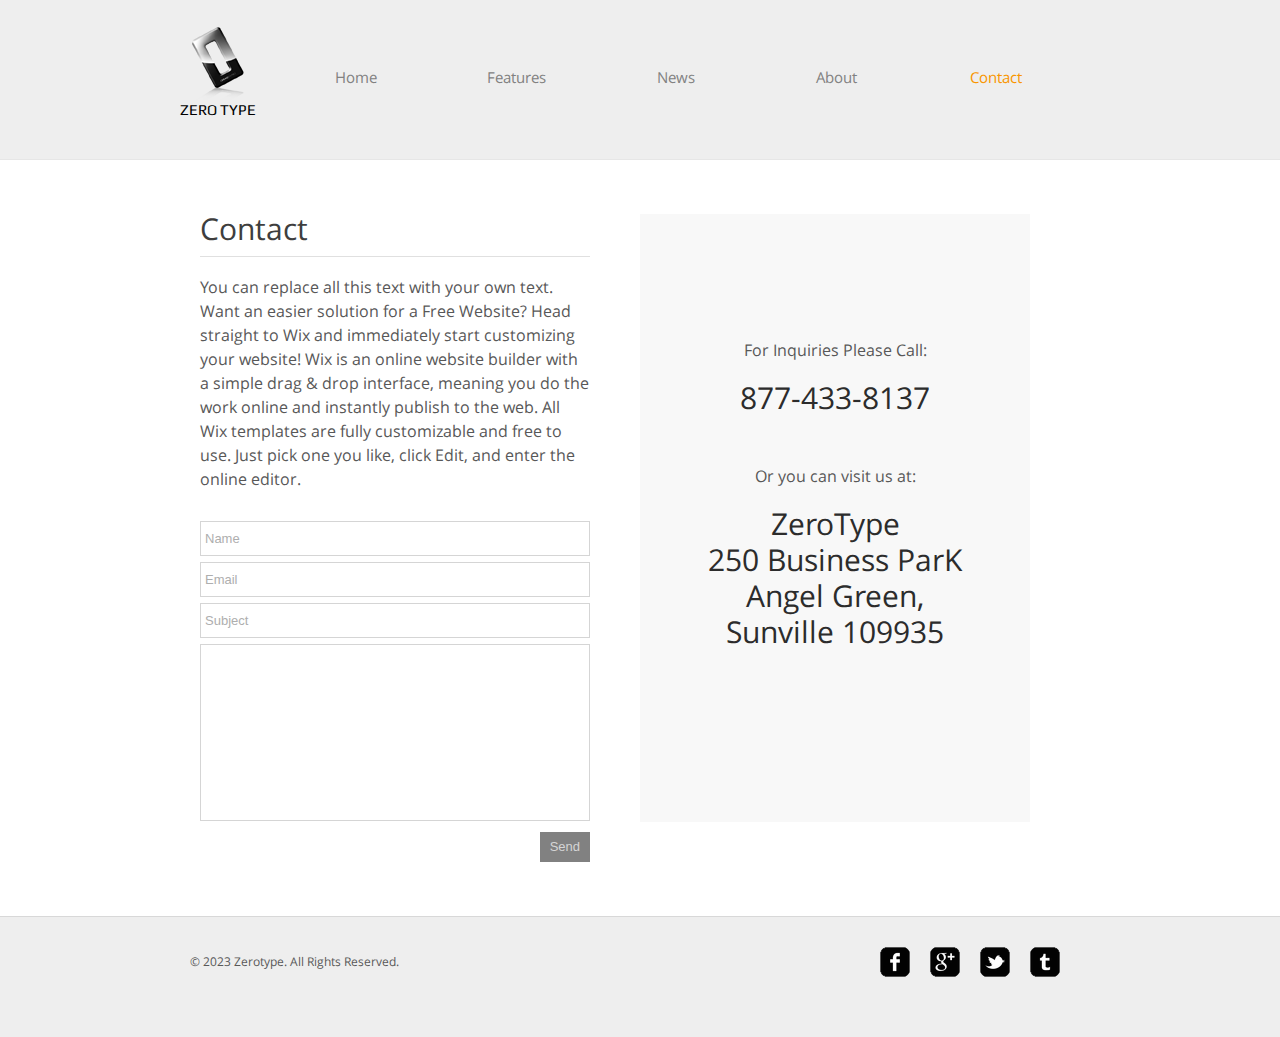
<file: zerotype/contact.html>
<!DOCTYPE HTML>
<!-- Website template by freewebsitetemplates.com -->
<html>
<head>
	<meta charset="UTF-8">
	<title>Contact - Zerotype Website Template</title>
	<link rel="stylesheet" href="css/style.css" type="text/css">
</head>
<body>
	<div id="header">
		<div>
			<div class="logo">
				<a href="index.html">Zero Type</a>
			</div>
			<ul id="navigation">
				<li>
					<a href="index.html">Home</a>
				</li>
				<li>
					<a href="features.html">Features</a>
				</li>
				<li>
					<a href="news.html">News</a>
				</li>
				<li>
					<a href="about.html">About</a>
				</li>
				<li class="active">
					<a href="contact.html">Contact</a>
				</li>
			</ul>
		</div>
	</div>
	<div id="contents">
		<div class="section">
			<h1>Contact</h1>
			<p>
				You can replace all this text with your own text. Want an easier solution for a Free Website? Head straight to Wix and immediately start customizing your website! Wix is an online website builder with a simple drag & drop interface, meaning you do the work online and instantly publish to the web. All Wix templates are fully customizable and free to use. Just pick one you like, click Edit, and enter the online editor.
			</p>
			<form action="index.html" method="post" class="message">
				<input type="text" value="Name" onFocus="this.select();" onMouseOut="javascript:return false;"/>
				<input type="text" value="Email" onFocus="this.select();" onMouseOut="javascript:return false;"/>
				<input type="text" value="Subject" onFocus="this.select();" onMouseOut="javascript:return false;"/>
				<textarea></textarea>
				<input type="submit" value="Send"/>
			</form>
		</div>
		<div class="section contact">
			<p>
				For Inquiries Please Call: <span>877-433-8137</span>
			</p>
			<p>
				Or you can visit us at: <span>ZeroType<br> 250 Business ParK Angel Green, Sunville 109935</span>
			</p>
		</div>
	</div>
	<div id="footer">
		<div class="clearfix">
			<div id="connect">
				<a href="http://freewebsitetemplates.com/go/facebook/" target="_blank" class="facebook"></a><a href="http://freewebsitetemplates.com/go/googleplus/" target="_blank" class="googleplus"></a><a href="http://freewebsitetemplates.com/go/twitter/" target="_blank" class="twitter"></a><a href="http://www.freewebsitetemplates.com/misc/contact/" target="_blank" class="tumbler"></a>
			</div>
			<p>
				© 2023 Zerotype. All Rights Reserved.
			</p>
		</div>
	</div>
</body>
</html>
</file>
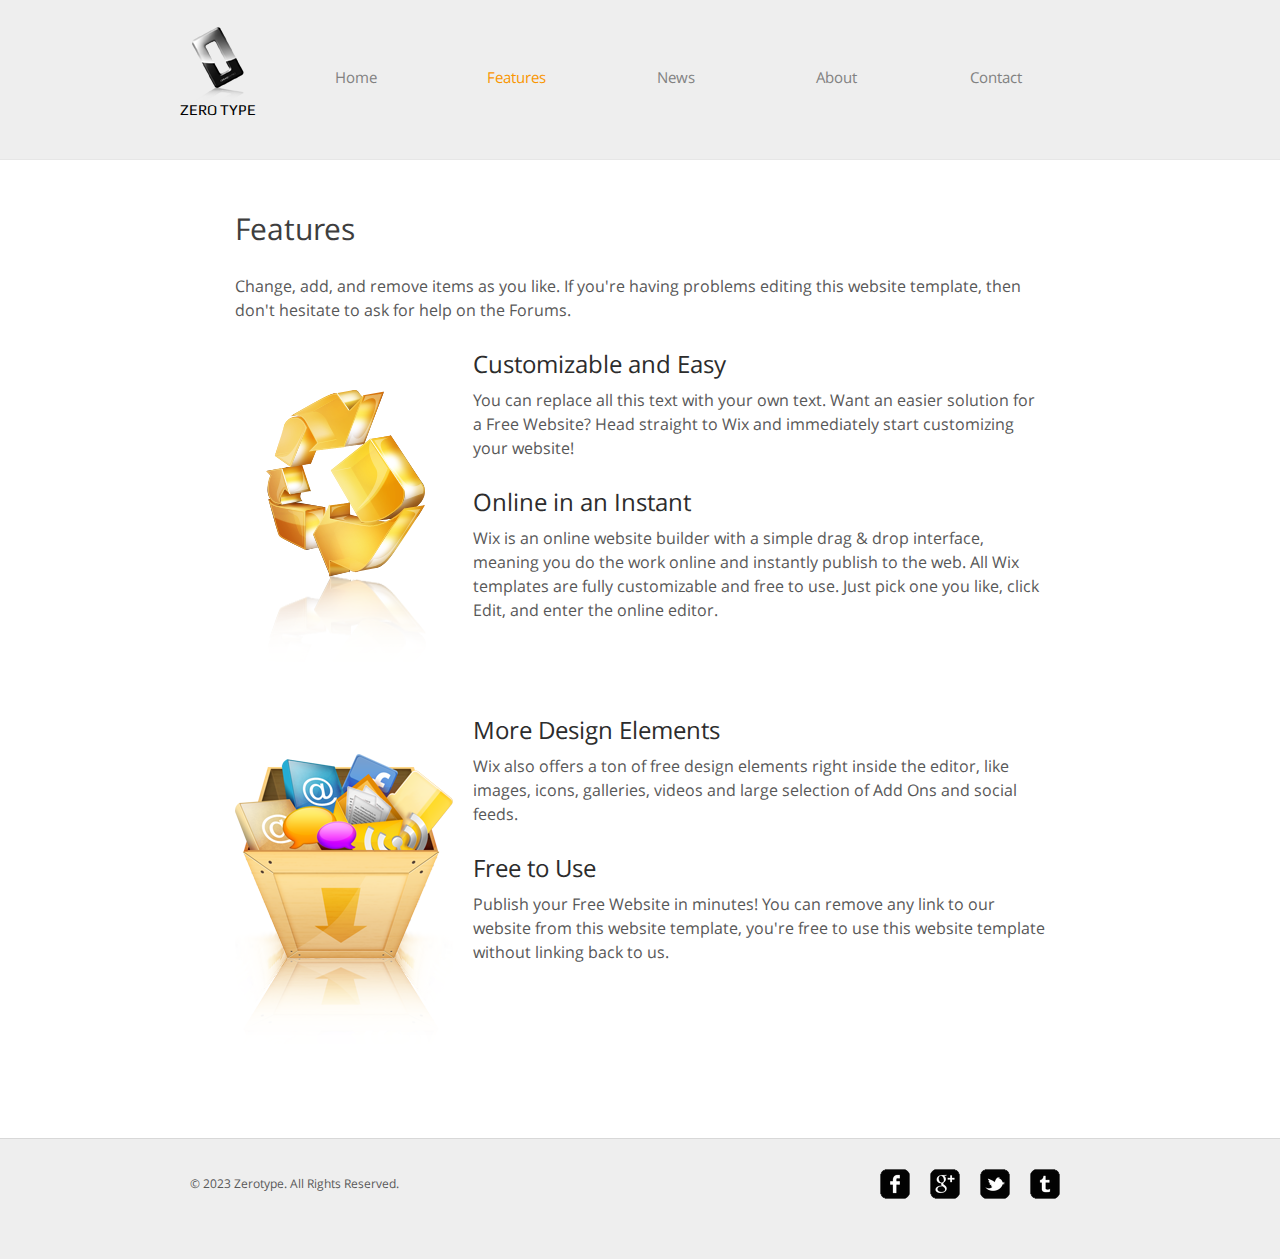
<file: zerotype/features.html>
<!DOCTYPE HTML>
<!-- Website template by freewebsitetemplates.com -->
<html>
<head>
	<meta charset="UTF-8">
	<title>Features - Zerotype Website Template</title>
	<link rel="stylesheet" href="css/style.css" type="text/css">
</head>
<body>
	<div id="header">
		<div>
			<div class="logo">
				<a href="index.html">Zero Type</a>
			</div>
			<ul id="navigation">
				<li>
					<a href="index.html">Home</a>
				</li>
				<li class="active">
					<a href="features.html">Features</a>
				</li>
				<li>
					<a href="news.html">News</a>
				</li>
				<li>
					<a href="about.html">About</a>
				</li>
				<li>
					<a href="contact.html">Contact</a>
				</li>
			</ul>
		</div>
	</div>
	<div id="contents">
		<div class="features">
			<h1>Features</h1>
			<p>
				Change, add, and remove items as you like. If you're having problems editing this website template, then don't hesitate to ask for help on the Forums.
			</p>
			<div>
				<img src="images/recycle.png" alt="Img">
				<h2>Customizable and Easy</h2>
				<p>
					You can replace all this text with your own text. Want an easier solution for a Free Website? Head straight to Wix and immediately start customizing your website!
				</p>
				<h2>Online in an Instant</h2>
				<p>
					Wix is an online website builder with a simple drag & drop interface, meaning you do the work online and instantly publish to the web. All Wix templates are fully customizable and free to use. Just pick one you like, click Edit, and enter the online editor.
				</p>
			</div>
			<div>
				<img src="images/box-of-icons.png" alt="Img">
				<h2>More Design Elements</h2>
				<p>
					Wix also offers a ton of free design elements right inside the editor, like images, icons, galleries, videos and large selection of Add Ons and social feeds.
				</p>
				<h2>Free to Use</h2>
				<p>
					Publish your Free Website in minutes! You can remove any link to our website from this website template, you're free to use this website template without linking back to us.
				</p>
			</div>
		</div>
	</div>
	<div id="footer">
		<div class="clearfix">
			<div id="connect">
				<a href="http://freewebsitetemplates.com/go/facebook/" target="_blank" class="facebook"></a><a href="http://freewebsitetemplates.com/go/googleplus/" target="_blank" class="googleplus"></a><a href="http://freewebsitetemplates.com/go/twitter/" target="_blank" class="twitter"></a><a href="http://www.freewebsitetemplates.com/misc/contact/" target="_blank" class="tumbler"></a>
			</div>
			<p>
				© 2023 Zerotype. All Rights Reserved.
			</p>
		</div>
	</div>
</body>
</html>
</file>
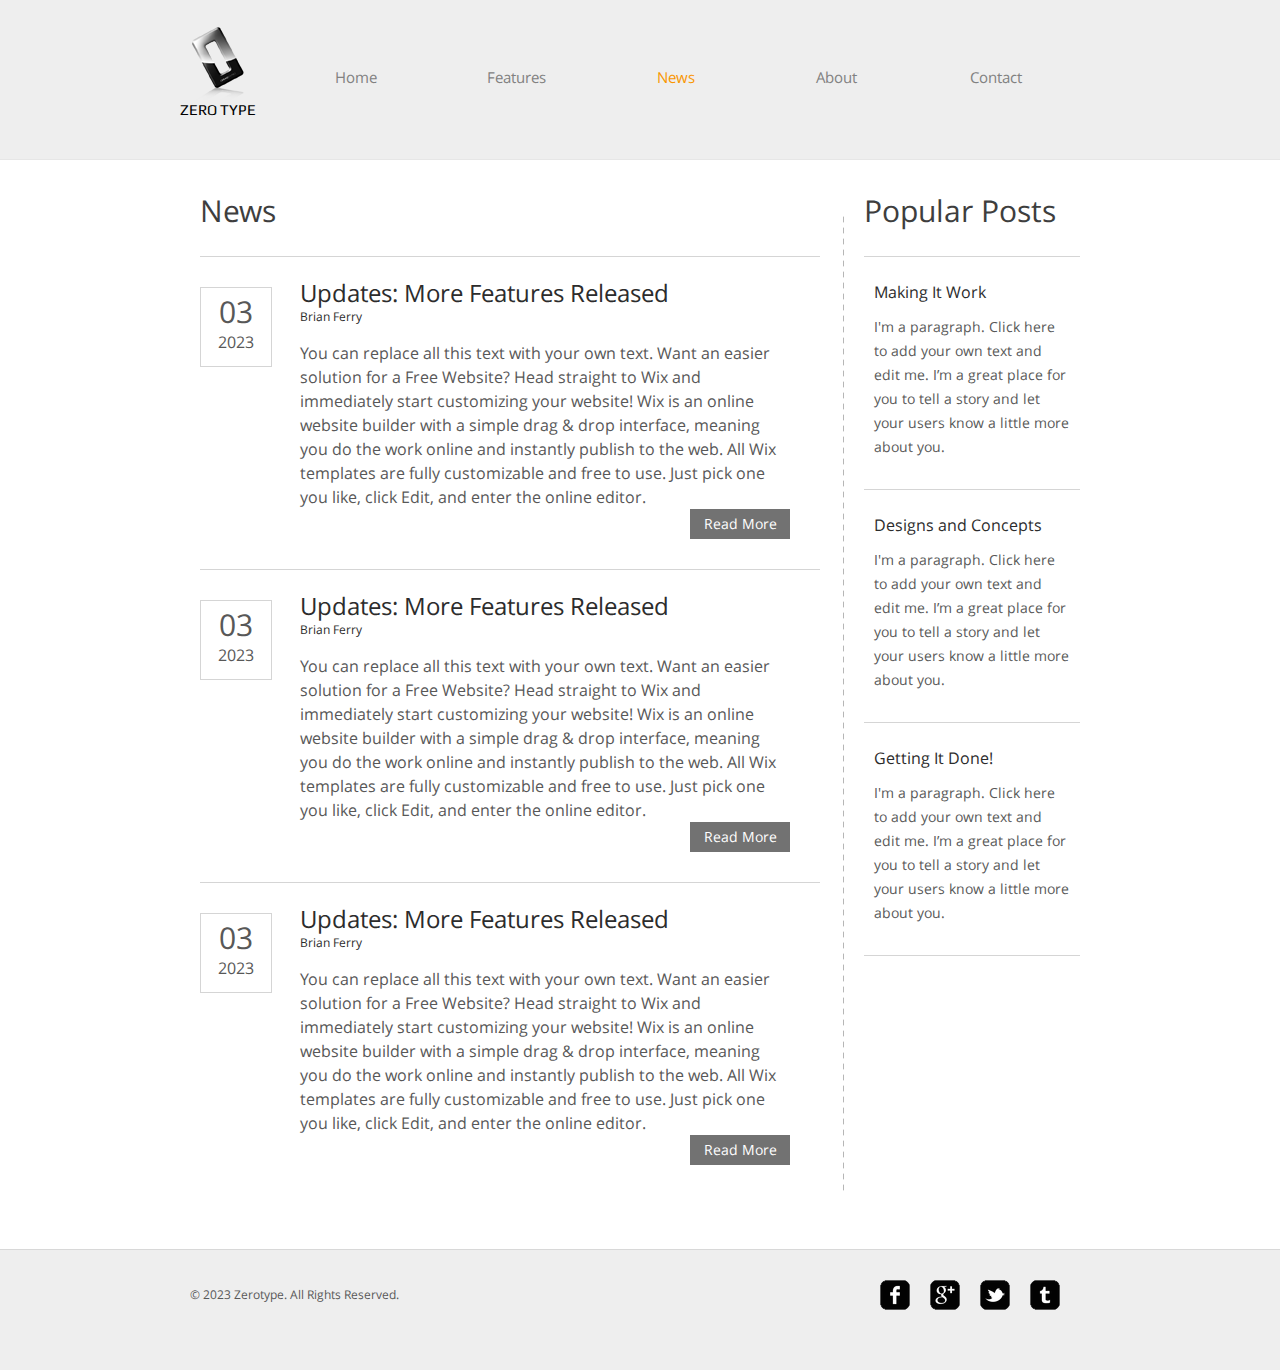
<file: zerotype/news.html>
<!DOCTYPE HTML>
<!-- Website template by freewebsitetemplates.com -->
<html>
<head>
	<meta charset="UTF-8">
	<title>News - Zerotype Website Template</title>
	<link rel="stylesheet" href="css/style.css" type="text/css">
</head>
<body>
	<div id="header">
		<div>
			<div class="logo">
				<a href="index.html">Zero Type</a>
			</div>
			<ul id="navigation">
				<li>
					<a href="index.html">Home</a>
				</li>
				<li>
					<a href="features.html">Features</a>
				</li>
				<li class="active">
					<a href="news.html">News</a>
				</li>
				<li>
					<a href="about.html">About</a>
				</li>
				<li>
					<a href="contact.html">Contact</a>
				</li>
			</ul>
		</div>
	</div>
	<div id="contents">
		<div class="main">
			<h1>News</h1>
			<ul class="news">
				<li>
					<div class="date">
						<p>
							<span>03</span>
							2023
						</p>
					</div>
					<h2>Updates: More Features Released <span>Brian Ferry</span></h2>
					<p>
						You can replace all this text with your own text. Want an easier solution for a Free Website? Head straight to Wix and immediately start customizing your website! Wix is an online website builder with a simple drag &amp; drop interface, meaning you do the work online and instantly publish to the web. All Wix templates are fully customizable and free to use. Just pick one you like, click Edit, and enter the online editor. <span><a href="post.html" class="more">Read More</a></span>
					</p>
				</li>
				<li>
					<div class="date">
						<p>
							<span>03</span>
							2023
						</p>
					</div>
					<h2>Updates: More Features Released <span>Brian Ferry</span></h2>
					<p>
						You can replace all this text with your own text. Want an easier solution for a Free Website? Head straight to Wix and immediately start customizing your website! Wix is an online website builder with a simple drag &amp; drop interface, meaning you do the work online and instantly publish to the web. All Wix templates are fully customizable and free to use. Just pick one you like, click Edit, and enter the online editor. <span><a href="post.html" class="more">Read More</a></span>
					</p>
				</li>
				<li>
					<div class="date">
						<p>
							<span>03</span>
							2023
						</p>
					</div>
					<h2>Updates: More Features Released <span>Brian Ferry</span></h2>
					<p>
						You can replace all this text with your own text. Want an easier solution for a Free Website? Head straight to Wix and immediately start customizing your website! Wix is an online website builder with a simple drag &amp; drop interface, meaning you do the work online and instantly publish to the web. All Wix templates are fully customizable and free to use. Just pick one you like, click Edit, and enter the online editor. <span><a href="post.html" class="more">Read More</a></span>
					</p>
				</li>
			</ul>
		</div>
		<div class="sidebar">
			<h1>Popular Posts</h1>
			<ul class="posts">
				<li>
					<h4 class="title"><a href="post.html">Making It Work</a></h4>
					<p>
						I'm a paragraph. Click here to add your own text and edit me. I’m a great place for you to tell a story and let your users know a little more about you.
					</p>
				</li>
				<li>
					<h4 class="title"><a href="post.html">Designs and Concepts</a></h4>
					<p>
						I'm a paragraph. Click here to add your own text and edit me. I’m a great place for you to tell a story and let your users know a little more about you.
					</p>
				</li>
				<li>
					<h4 class="title"><a href="post.html">Getting It Done!</a></h4>
					<p>
						I'm a paragraph. Click here to add your own text and edit me. I’m a great place for you to tell a story and let your users know a little more about you.
					</p>
				</li>
			</ul>
		</div>
	</div>
	<div id="footer">
		<div class="clearfix">
			<div id="connect">
				<a href="http://freewebsitetemplates.com/go/facebook/" target="_blank" class="facebook"></a><a href="http://freewebsitetemplates.com/go/googleplus/" target="_blank" class="googleplus"></a><a href="http://freewebsitetemplates.com/go/twitter/" target="_blank" class="twitter"></a><a href="http://www.freewebsitetemplates.com/misc/contact/" target="_blank" class="tumbler"></a>
			</div>
			<p>
				© 2023 Zerotype. All Rights Reserved.
			</p>
		</div>
	</div>
</body>
</html>
</file>
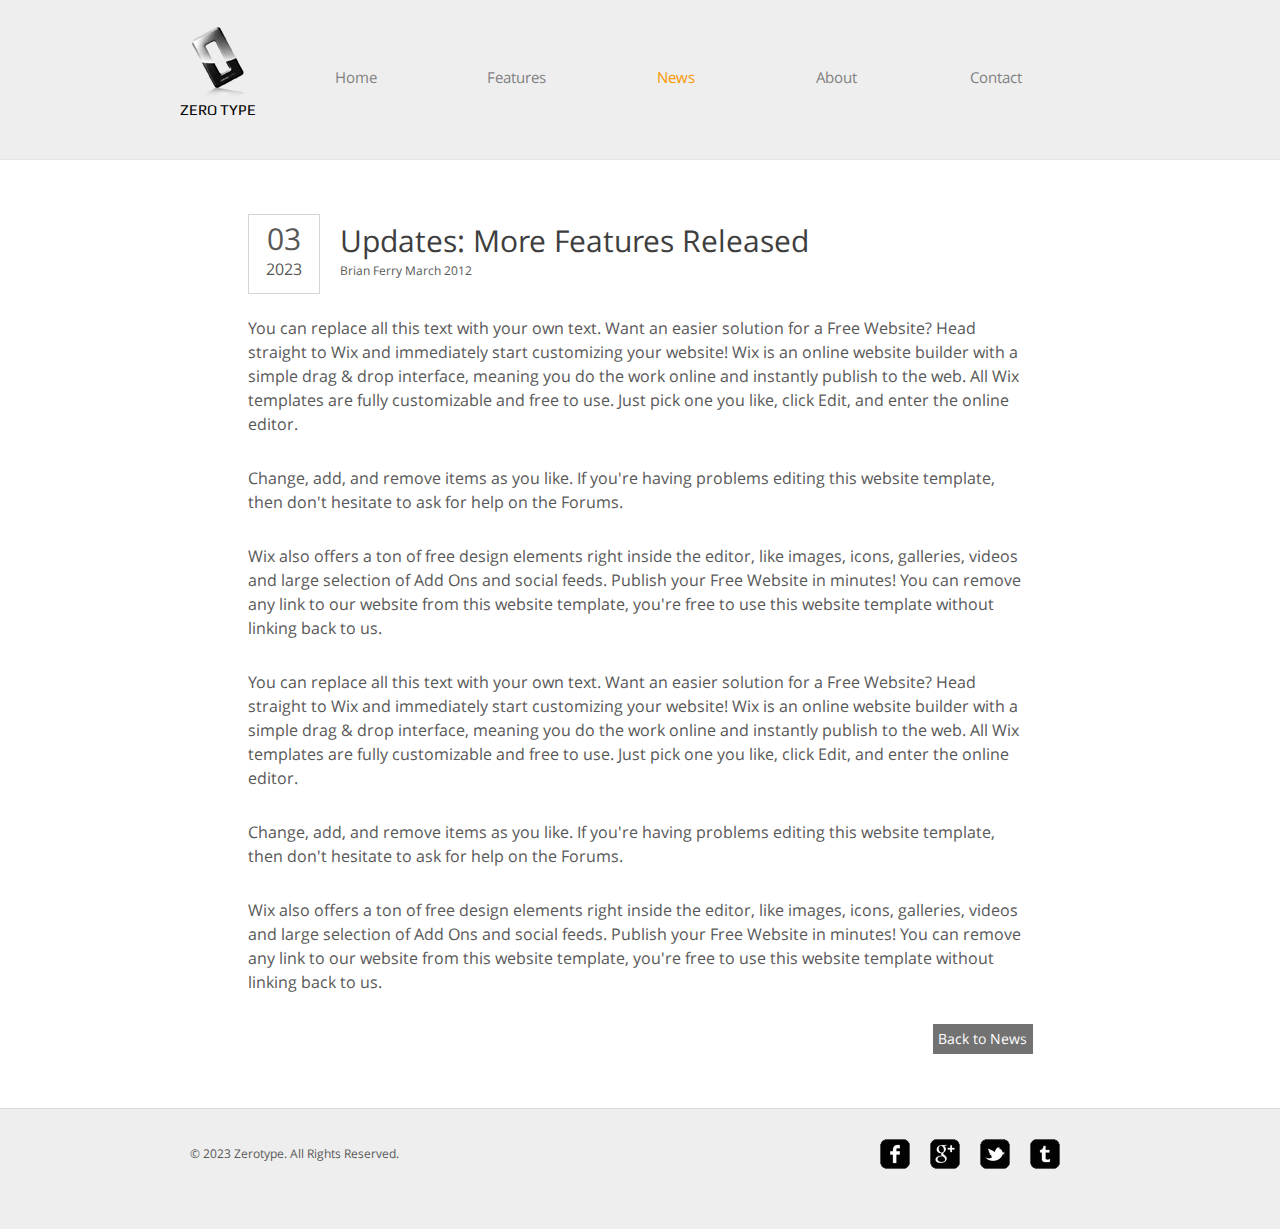
<file: zerotype/post.html>
<!DOCTYPE HTML>
<!-- Website template by freewebsitetemplates.com -->
<html>
<head>
	<meta charset="UTF-8">
	<title>News title - Zerotype Website Template</title>
	<link rel="stylesheet" href="css/style.css" type="text/css">
</head>
<body>
	<div id="header">
		<div>
			<div class="logo">
				<a href="index.html">Zero Type</a>
			</div>
			<ul id="navigation">
				<li>
					<a href="index.html">Home</a>
				</li>
				<li>
					<a href="features.html">Features</a>
				</li>
				<li class="active">
					<a href="news.html">News</a>
				</li>
				<li>
					<a href="about.html">About</a>
				</li>
				<li>
					<a href="contact.html">Contact</a>
				</li>
			</ul>
		</div>
	</div>
	<div id="contents">
		<div class="post">
			<div class="date">
				<p>
					<span>03</span>
					2023
				</p>
			</div>
			<h1>Updates: More Features Released <span class="author">Brian Ferry March 2012</span></h1>
			<p>
				You can replace all this text with your own text. Want an easier solution for a Free Website? Head straight to Wix and immediately start customizing your website! Wix is an online website builder with a simple drag & drop interface, meaning you do the work online and instantly publish to the web. All Wix templates are fully customizable and free to use. Just pick one you like, click Edit, and enter the online editor.
			</p>
			<p>
				Change, add, and remove items as you like. If you're having problems editing this website template, then don't hesitate to ask for help on the Forums.
			</p>
			<p>
				Wix also offers a ton of free design elements right inside the editor, like images, icons, galleries, videos and large selection of Add Ons and social feeds. Publish your Free Website in minutes! You can remove any link to our website from this website template, you're free to use this website template without linking back to us.
			</p>
			<p>
				You can replace all this text with your own text. Want an easier solution for a Free Website? Head straight to Wix and immediately start customizing your website! Wix is an online website builder with a simple drag & drop interface, meaning you do the work online and instantly publish to the web. All Wix templates are fully customizable and free to use. Just pick one you like, click Edit, and enter the online editor.
			</p>
			<p>
				Change, add, and remove items as you like. If you're having problems editing this website template, then don't hesitate to ask for help on the Forums.
			</p>
			<p>
				Wix also offers a ton of free design elements right inside the editor, like images, icons, galleries, videos and large selection of Add Ons and social feeds. Publish your Free Website in minutes! You can remove any link to our website from this website template, you're free to use this website template without linking back to us.
			</p>
			<span><a href="post.html" class="more">Back to News</a></span>
		</div>
	</div>
	<div id="footer">
		<div class="clearfix">
			<div id="connect">
				<a href="http://freewebsitetemplates.com/go/facebook/" target="_blank" class="facebook"></a><a href="http://freewebsitetemplates.com/go/googleplus/" target="_blank" class="googleplus"></a><a href="http://freewebsitetemplates.com/go/twitter/" target="_blank" class="twitter"></a><a href="http://www.freewebsitetemplates.com/misc/contact/" target="_blank" class="tumbler"></a>
			</div>
			<p>
				© 2023 Zerotype. All Rights Reserved.
			</p>
		</div>
	</div>
</body>
</html>
</file>
<file: finemindsmarketingwebtemplate/css/style.css>
/* Website template by freewebsitetemplates.com */
/*------------------------- Layout styles ------------------------*/
body {
	background:url(../images/bg-body.jpg);
	margin:0;
}
a {
	outline:none;
}
a img {
	border:0;
	display:block;
}
.border {
	position:relative;
	margin: 25px 0;
	-moz-box-shadow:    3px 3px 4px 0px #a3a3a3;
	-webkit-box-shadow: 3px 3px 4px 0px #a3a3a3;
	box-shadow:         3px 3px 4px 0px #a3a3a3;
	border-top:1px solid #9a9a9a;
	background:#e3e3e3;
}
.page {
	width:960px;
	margin:0 auto;
	overflow:hidden;
}
#bg {
	background:url(../images/bg-sidebar.jpg);
	height: 99.8%;
	left: 0;
	margin: 0;
	position: absolute;
	text-indent: -99999px;
	width: 51%;
	z-index: 0;
	border-color: #E5E5E5;
	border-style: solid none none;
	border-width: 1px;
}
/*------------------------- Fonts ------------------------*/
@font-face {
	font-family: 'Conv_Muli-Italic';
	src: url('../fonts/Muli-Italic.eot');
	src: url('../fonts/Muli-Italic.eot?#iefix') format('embedded-opentype'), url('../fonts/Muli-Italic.woff') format('woff'), url('../fonts/Muli-Italic.ttf') format('truetype'), url('../fonts/Muli-Italic.svg#Muli-Italic') format('svg');
	font-weight: normal;
	font-style: normal;
}
@font-face {
	font-family: 'Conv_Muli-Regular';
	src: url('../fonts/Muli-Regular.eot');
	src: url('../fonts/Muli-Regular.eot?#iefix') format('embedded-opentype'), url('../fonts/Muli-Regular.woff') format('woff'), url('../fonts/Muli-Regular.ttf') format('truetype'), url('../fonts/Muli-Regular.svg#Muli-Regular') format('svg');
	font-weight: normal;
	font-style: normal;
}
/*------------------------- Header ------------------------*/
.sidebar {
	width:229px;
	float:left;
	height:auto;
	position: relative;
}
.sidebar ul {
	padding:0;
	margin:0;
	list-style:none;
}
.sidebar ul li:first-child {
	padding-top:0;
}
.sidebar ul li {
	text-align:right;
	padding:29px 27px 0 0;
}
.sidebar ul li.selected a, .sidebar ul li a:hover {
	color:#6b6b6b;
}
.sidebar ul li a {
	font-family:Impact, Haettenschweiler, "Arial Narrow Bold", sans-serif;
	font-size:24px;
	color:#919191;
	font-weight:normal;
	text-transform:uppercase;
	text-decoration:none;
	line-height:30px;
	text-shadow:0 1px 0 #dfdfdf;
}
.sidebar form {
	margin:700px 0 0;
	text-align:center;
}
.sidebar form span {
	font-family:Impact, Haettenschweiler, "Arial Narrow Bold", sans-serif;
	color:#7d7d7d;
	text-shadow:-1px 1px 0 #fff;
	font-size:18px;
	text-transform:uppercase;
	padding: 0 0 7px;
	display:block;
}
.sidebar form input {
	background:url(../images/bg-input.jpg) repeat-x;
	border-bottom:1px solid #fefefe;
	border-top:0;
	border-left:1px solid #e4e4e4;
	border-right:1px solid #e4e4e4;
	width:172px;
	padding:6px 5px;
	color:#fefefe;
	margin:0;
	text-align:center;
	text-shadow:0 1px 0 #000000;
	font-size:12px;
	letter-spacing:0.010em;
	font-family: 'Conv_Muli-Regular';
}
.sidebar form input#submit {
	background: none #e6e6e6;
	width:84px;
	border-radius:5px;
	border:1px solid #fff;
	padding:0;
	height:23px;
	color:#767676;
	font-family:Impact, Haettenschweiler, "Arial Narrow Bold", sans-serif;
	text-transform:uppercase;
	font-size:13px;
	margin:12px 0 0;
	cursor:pointer;
	text-shadow:none;
}
.sidebar .connect {
	overflow: hidden;
	padding: 32px 48px 18px;
}
.sidebar .connect a#facebook {
	width:37px;
	height:37px;
	display:inline-block;
	float:left;
	text-indent:-99999px;
	background:url(../images/icons.png) no-repeat 0 -83px;
}
.sidebar .connect a#facebook:hover {
	background:url(../images/icons.png) no-repeat 0 -121px;
}
.sidebar .connect a#twitter {
	width:37px;
	height:37px;
	display:inline-block;
	float:left;
	text-indent:-99999px;
	background:url(../images/icons.png) no-repeat 0 -41px;
	margin:0 5px;
}
.sidebar .connect a#twitter:hover {
	background:url(../images/icons.png) no-repeat 0 -197px;
}
.sidebar .connect a#googleplus {
	width:37px;
	height:37px;
	display:inline-block;
	float:left;
	text-indent:-99999px;
	background:url(../images/icons.png) no-repeat 0 0;
}
.sidebar .connect a#googleplus:hover {
	background:url(../images/icons.png) no-repeat 0 -159px;
}
.sidebar p {
	clear:both;
	text-align:center;
	color:#fff;
	text-shadow:0 1px 0 #797979;
	line-height:24px;
	font-size:12px;
	margin:0;
	letter-spacing:0.001em;
	font-family: 'Conv_Muli-Regular';
}
/*------------------------- Body ------------------------*/
.body {
	float:left;
	width:728px;
	position: relative;
	background:url(../images/bg-body.png) repeat-y #e3e3e3;
	min-height:1394px;
	height:auto;
	padding: 0 0 25px;
	border-color: #dfdfdf;
	border-style: none none none solid;
	border-width: 1px;
}
.body div {
	margin:23px 0 0 21px;
	background:#fff;
	-moz-box-shadow: 0 0 5px 3px #d3d3d3;
	-webkit-box-shadow: 0 0 5px 3px#d3d3d3;
	box-shadow: 0 0 5px 3px #d3d3d3;
	overflow:hidden;
}
.body div h2 {
	color: #919191;
	font-family:Impact, Haettenschweiler, "Arial Narrow Bold", sans-serif;
	font-size: 22px;
	font-weight: normal;
	line-height: 30px;
	text-decoration: none;
	text-transform: uppercase;
	color: #7d7d7d;
	padding:36px 0 0 22px;
	margin:0;
}
.body div p {
	font-family: 'Conv_Muli-Italic';
	font-size:16px;
	line-height:24px;
	color:#808080;
	padding:0 0 0 22px;
	margin: 23px 0 30px;
}
.body div p a {
	color:#808080;
}
.body div p a:hover {
	color:#484848;
}
.body div div {
	background:none;
	box-shadow:none;
	margin: 0 21px;
}
.body div div h3 {
	background:url(../images/border.jpg) repeat-x right center;
	margin:20px 0 24px;
}
.body div div h3 span {
	font-family: 'Conv_Muli-Regular';
	font-size:18px;
	color:#7d7d7d;
	font-weight:normal;
	display:block;
	background-color:#fff;
	width: 140px;
}
.body div div p {
	padding:0;
}
.body div div ul {
	margin:0;
	padding:4px 0 7px;
	list-style:none;
	overflow:hidden;
}
.body div div ul li:first-child {
	margin:0;
}
.body div div ul li {
	float:left;
	height: 257px;
	width: 217px;
	position:relative;
	margin:0 0 0 7px;
}
.body div div ul li#link1 {
	background:url(../images/design.jpg) no-repeat;
}
.body div div ul li#link1:hover, .body div div ul li#link2:hover, .body div div ul li#link3:hover {
	filter:alpha(opacity=90);/* Needed for IE8 and old versions */
	opacity:0.9;
}
.body div div ul li#link2 {
	background:url(../images/seo.jpg) no-repeat;
}
.body div div ul li#link3 {
	background:url(../images/copywriting.jpg) no-repeat;
}
.body div div ul li a {
	height: 257px;
	width: 217px;
	display:inline-block;
	text-decoration:none;
}
.body div div ul li a span:hover {
	color: #919191;
}
.body div div ul li a span {
	color:#7c7c7c;
	font-size:24px;
	text-transform:uppercase;
	font-family:Impact, Haettenschweiler, "Arial Narrow Bold", sans-serif;
	text-decoration:none;
	position:relative;
	float:right;
	top: 210px;
	right:16px;
}
.body div div.section ul {
	height:200px;
	padding-bottom: 33px;
}
.body div div.section ul li:first-child {
	margin:0;
}
.body div div.section ul li {
	text-align:center;
	background:url(../images/shadow.png) no-repeat 0 113px;
	width:200px;
	margin: 0 0 0 32px;
}
.body div div.section ul li a:first-child {
	height:auto;
	margin:0 0 13px 0;
}
.body div div.section ul li a:first-child img {
	border:1px solid #e3e3e3;
}
.body div div.section ul li span {
	font-family: 'Conv_Muli-Regular';
	color:#7d7d7d;
	font-size:12px;
	display:block;
	line-height:24px;
}
.body div div.section ul li a {
	width:auto;
	font-size:14px;
	color:#7d7d7d;
	font-family:Impact, Haettenschweiler, "Arial Narrow Bold", sans-serif;
	text-decoration:none;
	text-transform:uppercase;
	font-weight:normal;
	height:auto;
}
.body div div.section ul li a:hover {
	color:#404040;
}
.body .about {
	padding:0 0 85px 0;
}
.body .about img {
	margin: 27px 0 37px;
}
.body .about h4 {
	background: url("../images/border.jpg") repeat-x scroll right center transparent;
	width:665px;
	overflow:hidden;
	margin:0 21px;
}
.body .about h4 span {
	background-color: #FFFFFF;
	color: #7D7D7D;
	display: inline;
	font-family: 'Conv_Muli-Regular';
	font-size: 18px;
	font-weight: normal;
	line-height:24px;
	margin:22px 0;
	padding:0 56px 0 0;
}
.body .about p {
	margin:25px 0 24px;
	font-size:13px;
}
.body .services h2, .body .portfolio h2 {
	float:left;
}
.body .services ul.navigation {
	float:right;
	overflow:hidden;
	padding:32px 10px 22px 0;
	margin:0;
	list-style:none;
	clear:right;
}
.body .services ul.navigation li.selected, .body .portfolio ul.navigation li:hover,.body .services ul.navigation li:hover {
	background:url(../images/bg-nav-selected.jpg) repeat-x;
}
.body .services ul.navigation li:hover a {
	color:#fff;
}
.body .services ul.navigation li.selected a, .body .portfolio ul.navigation li.selected a {
	color:#fff;
}
.body .services ul.navigation li:first-child, .body .portfolio ul.navigation li:first-child {
	margin:0;
}
.body .services ul.navigation li, .body .portfolio ul.navigation li {
	height:38px;
	float:left;
	border-radius:7px;
	background:url(../images/bg-nav.jpg) repeat-x;
	margin:0 0 0 6px;
	border-width:2px;
	border-style:none solid;
	border-color:#f4f4f4;
	width: auto;
}
.body .services ul.navigation li a, .body .portfolio ul.navigation li a {
	font-family:Impact, Haettenschweiler, "Arial Narrow Bold", sans-serif;
	font-size:16px;
	text-decoration:none;
	color:#7f7f7f;
	text-transform:uppercase;
	line-height: 38px;
	padding:0 12px;
	display:block;
}
.body .services ul, .body .portfolio ul {
	clear:both;
	padding:0 0 195px;
	margin:0;
	list-style:none;
}
.body .services ul li {
	overflow:hidden;
}
.body .services ul li h3 {
	background: url("../images/border.jpg") repeat-x scroll right center transparent;
	width:665px;
	overflow:hidden;
	margin:0 21px;
}
.body .services ul li h3 span {
	background-color: #FFFFFF;
	color: #7D7D7D;
	display: inline;
	font-family: 'Conv_Muli-Regular';
	font-size: 18px;
	font-weight: normal;
	line-height: 24px;
	margin: 22px 0;
	padding: 0 11px 0 0;
}
.body .services ul li div {
	margin:35px 0 0 29px;
	width:251px;
	min-height:290px;
	height:auto;
	float:left;
}
.body .services ul li p {
	float: right;
	padding: 0 25px 0 0;
	width: 400px;
	margin: 20px 0;
	font-family: 'Conv_Muli-Regular';
	font-size:13px;
}
.body .portfolio ul.navigation {
	float:right;
	overflow:hidden;
	padding:32px 10px 22px 0;
	margin:0;
	list-style:none;
	clear:right;
}
.body .portfolio ul.navigation li a:hover {
	color:#e6e6e6;
}
.body .portfolio h3 {
	background: url("../images/border.jpg") repeat-x scroll right center transparent;
	margin: 0 21px 27px;
	overflow: hidden;
	width: 665px;
}
.body .portfolio h3 span {
	background-color: #FFFFFF;
	color: #7D7D7D;
	display: inline;
	font-family: 'Conv_Muli-Regular';
	font-size: 18px;
	font-weight: normal;
	line-height: 24px;
	margin: 22px 0;
	padding: 0 11px 0 0;
}
.body .portfolio ul {
	overflow:hidden;
	padding: 0 11px 40px;
}
.body .portfolio ul li {
	width:217px;
	float:left;
	margin: 0 5px;
	text-align:center;
}
.body .portfolio ul li a:first-child {
	margin:0;
}
.body .portfolio ul li a:first-child img:hover {
	filter:alpha(opacity=90);/* Needed for IE8 and old versions */
	opacity:0.9;
}
.body .portfolio ul li span {
	font-family:"Myriad Pro", sans-serif;
	font-size:12px;
	color:#7d7d7d;
	margin:14px 0 5px;
	display:block;
}
.body .portfolio ul li a {
	text-decoration:none;
	font-family:Impact, Haettenschweiler, "Arial Narrow Bold", sans-serif;
	color:#7d7d7d;
	text-transform:uppercase;
	font-size:14px;
	display:inline-block;
	margin:0 0 20px;
}
.body .portfolio ul li a:hover {
	color:#404040;
}
.body .contact {
	padding:0 0 575px;
}
.body .contact p {
	font-size:13px;
	margin-bottom: 24px;
}
.body .contact form {
	padding:33px 21px 0;
}
.body .contact form label {
	display:block;
	font-family: 'Conv_Muli-Regular';
	font-size:13px;
	color:#868686;
}
.body .contact form input {
	background:url(../images/bg-contact-input.jpg) repeat-x;
	border: 0 none;
	margin: 6px 0 15px;
	padding: 7px 5px;
	width:318px;
	border-width:1px;
	border-color:#e8e8e8;
	border-style: none solid;
	font-family:Arial, Helvetica, sans-serif;
	font-size:12px;
	color: #FEFEFE;
}
.body .contact form textarea {
	border-width:1px;
	border-color:#e8e8e8;
	border-style: none solid;
	width:318px;
	height:98px;
	padding:7px 5px;
	background:url(../images/bg-contact-textarea.jpg) repeat-x;
	color: #FEFEFE;
	font-family:Arial, Helvetica, sans-serif;
	font-size:12px;
	margin: 5px 0;
	resize:none;
	overflow:auto;
}
.body .contact form input#submit2 {
	display:block;
	background:url(../images/submit.jpg) no-repeat;
	border:0;
	width:127px;
	height:40px;
	cursor:pointer;
	color:#fff;
}
.body .contact form input#submit2:hover {
	color:#e5e5e5;
}
.body .blog img {
	margin:28px 0 0 21px;
}
.body .blog p {
	font-size:13px;
	margin:14px 0 25px;
}
.body .blog .share {
	background:url(../images/bg-share.jpg) repeat-x;
	height:42px;
}
.body .blog .share span:first-child {
	line-height: 43px;
	font-family:"Myriad Pro", sans-serif;
	font-size:11px;
	color:#808080;
	float:left;
}
.body .blog .share span:first-child a {
	color:#333333;
	text-decoration:none;
	display:inline-block;
}
.body .blog .share span {
	float:right;
	color:#333333;
	font-family:"Myriad Pro", sans-serif;
	font-size:11px;
	line-height: 43px;
	padding:0 20px 0 0;
}
.body .blog .share span a {
	color:#333333;
	text-decoration:none;
}
.body .blog .share span a:hover {
	text-decoration:underline;
}
.body .blog .paging {
	overflow:hidden;
}
.body .blog .paging a:first-child {
	float:left;
	padding:0;
}
.body .blog .paging a {
	color:#333333;
	font-family:"Myriad Pro", sans-serif;
	font-size:11px;
	line-height: 43px;
	text-transform:uppercase;
	text-decoration:none;
	float:right;
	padding:0 30px 0 0;
}
.body .blog .paging a:hover, .body .blog .share span:first-child a:hover {
	text-decoration:underline;
}
.body .blog .section {
	margin:225px 0 0;
	background-color:#f4f4f4;
	-moz-box-shadow: 0 0 9px -1px #888888 inset;
	-webkit-box-shadow: 0 0 9px -1px #888888 inset;
	box-shadow: 0 0 9px -1px #888888 inset;
}
.body .blog .section div:first-child {
	background:none;
}
.body .blog .section div {
	width:195px;
	background:url(../images/bg-border.jpg) repeat-y left top;
	float:left;
	margin:0;
	text-align:left;
	padding:0 20px;
}
.body .blog .section div h3 {
	font-family:Impact, Haettenschweiler, "Arial Narrow Bold", sans-serif;
	font-size:16px;
	color:#7d7d7d;
	text-transform:uppercase;
	background:none;
	margin:30px 0 15px;
}
.body .blog .section div ul li {
	text-align:left;
	height:auto;
	background:none;
	margin:0 0 15px!important;
}
.body .blog .section div ul li a {
	font-family:"Myriad Pro", sans-serif;
	text-decoration:none;
	font-size:13px;
	text-transform:none;
	color:#414141;
	margin:0 0 3px!important;
}
.body .blog .section div ul li a:hover {
	text-decoration:underline;
	color:#414141;
}
.body .blog .section .categories ul li {
	width:95px;
}
</file>
<file: zerotype/css/style.css>
/* Website template by freewebsitetemplates.com */
@font-face {
	font-family: 'OpenSans';
	src: url('../fonts/OpenSans-Regular.eot');
	src: local('☺'), url('../fonts/OpenSans-Regular.woff') format('woff'), url('../fonts/OpenSans-Regular.ttf') format('truetype'), url('../fonts/OpenSans-Regular.svg') format('svg');
	font-weight: normal;
	font-style: normal;
}
@font-face {
	font-family: 'Play';
	src: url('../fonts/Play-Regular.eot');
	src: local('☺'), url('../fonts/Play-Regular.woff') format('woff'), url('../fonts/Play-Regular.ttf') format('truetype'), url('../fonts/Play-Regular.svg') format('svg');
	font-weight: normal;
	font-style: normal;
}
body {
	background-color: #fff;
	font-family: 'OpenSans';
	margin: 0;
}
img {
	border: 0;
}
.clearfix:after, #contents:after {
	clear:both;
	content:"";
	display:block;
	height:1%;
	line-height:0;
	visibility:hidden;
}
.btn {
	background: url(../images/bg-button.png) no-repeat;
	background-position: 0 -70px;
	color: #fff;
	display: inline-block;
	font: 24px/60px 'OpenSans';
	height: 60px;
	width: 230px;
	text-align: center;
	text-decoration: none;
	text-transform: uppercase;
}
.btn:hover {
	background-position: 0 0;
}
/*------------------------------ HEADER ------------------------------*/
#header {
	background-color: #eee;
	border-bottom: 1px solid #e6e6e6;
	padding: 27px 0;
}
#header > div, #footer > div {
	width: 920px;
	margin: 0 auto;
	padding: 0 20px;
}
/** Logo **/
#header .logo {
	float: left;
	margin-right: 20px;
}
#header .logo a {
	background: url(../images/logo.png) no-repeat center top;
	color: #000;
	display: block;
	font: 15px/30px 'Play';
	height: 20px;
	width: 76px;
	padding-top: 68px;
	text-decoration: none;
	text-transform: uppercase;
}
/** Navigation **/
#navigation {
	display: inline-block;
	list-style: none;
	line-height: 100px;
	margin: 0;
	padding: 0;
}
#navigation ul {
	display: inline-block;
	list-style: none;
	margin: 0;
	padding: 0;
}
#navigation li {
	float: left;
	width: 160px;
	text-align: center;
}
#navigation li a {
	color: #818181;
	font-size: 15px;
	line-height: 30px;
	text-decoration: none;
}
#navigation li a:hover {
	color: #000;
}
#navigation li.active a {
	color: #f99600;
}
#adbox {
	background: url(../images/bg-adbox.jpg) repeat-x left top;
	height: 380px;
	padding: 60px 0;
}
#adbox > div {
	width: 800px;
	margin: 0 auto;
	padding: 0 80px;
}
#adbox > div img {
	float: right;
	margin-left: 60px;
}
#adbox h1, #adbox h2 {
	color: #2c2c2c;
	font-size: 60px;
	line-height: 60px;
	margin: 0;
	text-transform: uppercase;
}
#adbox h2 {
	font-size: 30px;
	line-height: 36px;
	text-transform: none;
}
#adbox p {
	font-size: 16px;
	line-height: 24px;
	margin: 0;
}
#adbox p span {
	display: block;
	font-size: 12px;
	width: 360px;
	padding: 24px 0;
	text-align: center;
}
#adbox p span b {
	font-weight: normal;
	display: block;
	width: 256px;
}
/*------------------------------ CONTENTS ------------------------------*/
#contents {
	min-height: 510px;
	width: 880px;
	margin: 0 auto;
	padding: 54px 40px;
}
h1 {
	color: #3e3e3e;
	font-size: 30px;
	font-weight: normal;
	line-height: 30px;
	margin: 0 0 30px;
}
h2 {
	color: #2c2c2c;
	font-size: 24px;
	font-weight: normal;
	line-height: 24px;
	margin: 0 0 12px;
}
p {
	color: #585858;
	font-size: 16px;
	line-height: 24px;
	margin: 0 0 30px;
}
p a {
	color: #585858;
}
#tagline h1 {
	margin-left: 20px;
}
#tagline > div {
	float: left;
	width: 400px;
	margin: 0 20px;
}
#contents .features {
	width: 810px;
	margin: 0 auto;
}
.features > div {
	display: inline-block;
	margin: 0 0 30px;
}
.features > div img {
	float: left;
	margin-right: 20px;
	margin-top: 36px;
}
.date {
	float: left;
	height: 78px;
	width: 70px;
	margin-right: 20px;
	border: 1px solid #d5d5d5;
	text-align: center;
}
.date p {
	margin: 12px 0 0;
}
.date p span {
	display: block;
	font-size: 30px;
	margin-bottom: 6px;
}
.author {
	color: #585858;
	display: block;
	font-size: 12px;
}
.more {
	background-color: #727272;
	color: #fff;
	display: inline-block;
	font-size: 14px;
	line-height: 30px;
	width: 100px;
	text-align: center;
	text-decoration: none;
}
.more:hover, .message input[type='submit']:hover {
	background-color: #f99600;
	color: #000;
}
/** main **/
.main {
	float: left;
	background: url(../images/divider.png) repeat-y right top;
	min-height: 100px;
	width: 620px;
	padding-right: 24px;
}
.main h1, .sidebar h1 {
	margin: 0 0 12px;
	position: relative;
	top: -18px;
}
.main h2 span {
	display: block;
	font-size: 12px;
}
/** sidebar **/
.sidebar {
	float: left;
	min-height: 848px;
	width: 216px;
	margin-left: 20px;
}
.sidebar ul, .news {
	list-style: none;
	margin: 0;
	padding: 0;
}
.news li {
	border-top: 1px solid #d5d5d5;
	padding: 24px 30px 0 100px;
	position: relative;
}
.news li .date {
	float: none;
	position: absolute;
	left: 0;
	top: 30px;
}
.news li > p span, .post > span {
	display: block;
	text-align: right;
}
.posts {
	border-top: 1px solid #d5d5d5;
}
.posts li {
	border-bottom: 1px solid #d5d5d5;
	padding: 24px 10px 0;
}
.posts li p {
	font-size: 14px;
}
.posts li .title {
	font-size: 16px;
	font-weight: normal;
	margin: 0 0 12px;
}
.posts li .title a {
	color: #2c2c2c;
	font-size: 16px;
	text-decoration: none;
}
.post {
	width: 785px;
	margin: 0 auto;
}
.post h1 {
	padding-top: 12px;
}
#about {
	width: 740px;
	margin: 0 auto;
}
#about h1, .section h1 {
	border-bottom: 1px solid #e0e0e0;
	padding-bottom: 12px;
}
.section {
	float: left;
	width: 390px;
	margin-right: 50px;
}
.section h1 {
	margin-bottom: 18px;
}
.message input[type='text'], .message textarea {
	color: #aeaeae;
	font-size: 13px;
	height: 33px;
	line-height: 33px;
	width: 380px;
	border: 1px solid #d5d5d5;
	margin: 0 0 6px;
	padding: 0 4px;
}
.message textarea {
	height: 175px;
	overflow: auto;
	resize: none;
}
.message input[type='submit'] {
	float: right;
	background-color: #818181;
	color: #d5d5d5;
	cursor: pointer;
	font: 13px/30px Arial, Helvetica, sans-serif;
	height: 30px;
	border: 0;
	margin: 0;
	padding: 0 10px;
}
.contact {
	background-color: #f8f8f8;
	width: 270px;
	padding: 124px 60px;
	text-align: center;
}
.contact p span {
	color: #2c2c2c;
	display: block;
	font-size: 30px;
	line-height: 36px;
	padding: 18px 0;
}
/*------------------------------ FOOTER ------------------------------*/
#footer {
	background-color: #eee;
	border-top: 1px solid #d8d8d8;
	padding: 30px 0;
}
#footer p {
	font-size: 12px;
	line-height: 30px;
	padding-left: 10px;
}
#connect {
	float: right;
	display: inline-block;
	margin-right: 30px;
}
#connect a {
	background: url(../images/icons.png) no-repeat;
	display: inline-block;
	height: 30px;
	width: 30px;
	margin: 0 10px;
}
#connect a.googleplus {
	background-position: 0 -40px;
}
#connect a.twitter {
	background-position: 0 -80px;
}
#connect a.tumbler {
	background-position: 0 -120px;
}
#connect a.facebook:hover {
	background-position: -40px 0;
}
#connect a.googleplus:hover {
	background-position: -40px -40px;
}
#connect a.twitter:hover {
	background-position: -40px -80px;
}
#connect a.tumbler:hover {
	background-position: -40px -120px;
}
</file>
<file: www/global-master/assets/css/main.css>
@font-face {
	font-family: 'Montserrat';
	src: url("fonts/Montserrat-Black.eot");
	src: local("☺"), url("fonts/Montserrat-Black.woff") format("woff"), url("fonts/Montserrat-Black.ttf") format("truetype"), url("fonts/Montserrat-Black.svg") format("svg");
	font-weight: 900;
	font-style: normal
}

@font-face {
	font-family: 'Montserrat';
	src: url("fonts/Montserrat-Bold.eot");
	src: local("☺"), url("fonts/Montserrat-Bold.woff") format("woff"), url("fonts/Montserrat-Bold.ttf") format("truetype"), url("fonts/Montserrat-Bold.svg") format("svg");
	font-weight: 700;
	font-style: normal
}

@font-face {
	font-family: 'Montserrat';
	src: url("fonts/Montserrat-Regular.eot");
	src: local("☺"), url("fonts/Montserrat-Regular.woff") format("woff"), url("fonts/Montserrat-Regular.ttf") format("truetype"), url("fonts/Montserrat-Regular.svg") format("svg");
	font-weight: 400;
	font-style: normal
}

@font-face {
	font-family: 'Montserrat';
	src: url("fonts/Montserrat-Light.eot");
	src: local("☺"), url("fonts/Montserrat-Light.woff") format("woff"), url("fonts/Montserrat-Light.ttf") format("truetype"), url("fonts/Montserrat-Light.svg") format("svg");
	font-weight: 300;
	font-style: normal
}


/*! normalize.css v3.0.2 | MIT License | git.io/normalize */

html {
	font-family: sans-serif;
	-ms-text-size-adjust: 100%;
	-webkit-text-size-adjust: 100%
}

body {
	margin: 0
}

article,
aside,
details,
figcaption,
figure,
footer,
header,
hgroup,
main,
menu,
nav,
section,
summary {
	display: block
}

audio,
canvas,
progress,
video {
	display: inline-block;
	vertical-align: baseline
}

audio:not([controls]) {
	display: none;
	height: 0
}

[hidden],
template {
	display: none
}

a {
	background-color: transparent
}

a:active,
a:hover {
	outline: 0
}

abbr[title] {
	border-bottom: 1px dotted
}

b,
strong {
	font-weight: bold
}

dfn {
	font-style: italic
}

h1 {
	font-size: 2em;
	margin: 0.67em 0
}

mark {
	background: #ff0;
	color: #000
}

small {
	font-size: 80%
}

sub,
sup {
	font-size: 75%;
	line-height: 0;
	position: relative;
	vertical-align: baseline
}

sup {
	top: -0.5em
}

sub {
	bottom: -0.25em
}

img {
	border: 0
}

svg:not(:root) {
	overflow: hidden
}

figure {
	margin: 1em 40px
}

hr {
	box-sizing: content-box;
	height: 0
}

pre {
	overflow: auto
}

code,
kbd,
pre,
samp {
	font-family: monospace, monospace;
	font-size: 1em
}

button,
input,
optgroup,
select,
textarea {
	color: inherit;
	font: inherit;
	margin: 0
}

button {
	overflow: visible
}

button,
select {
	text-transform: none
}

button,
html input[type="button"],
input[type="reset"],
input[type="submit"] {
	-webkit-appearance: button;
	cursor: pointer
}

button[disabled],
html input[disabled] {
	cursor: default
}

button::-moz-focus-inner,
input::-moz-focus-inner {
	border: 0;
	padding: 0
}

input {
	line-height: normal
}

input[type="checkbox"],
input[type="radio"] {
	box-sizing: border-box;
	padding: 0
}

input[type="number"]::-webkit-inner-spin-button,
input[type="number"]::-webkit-outer-spin-button {
	height: auto
}

input[type="search"] {
	-webkit-appearance: textfield;
	box-sizing: content-box
}

input[type="search"]::-webkit-search-cancel-button,
input[type="search"]::-webkit-search-decoration {
	-webkit-appearance: none
}

fieldset {
	border: 1px solid #c0c0c0;
	margin: 0 2px;
	padding: 0.35em 0.625em 0.75em
}

legend {
	border: 0;
	padding: 0
}

textarea {
	overflow: auto
}

optgroup {
	font-weight: bold
}

table {
	border-collapse: collapse;
	border-spacing: 0
}

td,
th {
	padding: 0
}

::-moz-selection {
	background: #FFF498
}

::selection {
	background: #FFF498
}

::-moz-selection {
	background: #FFF498
}

img::-moz-selection {
	background: transparent
}

img::selection {
	background: transparent
}

img::-moz-selection {
	background: transparent
}

body {
	-webkit-tap-highlight-color: #FFF498
}

body {
	background-color: #0c0c0c;
	font-size: 14px;
	line-height: 1.6;
	font-family: "Montserrat", sans-serif;
	color: #fff;
	-webkit-font-smoothing: antialiased;
	-webkit-text-size-adjust: 100%
}

.l-viewport {
	position: relative;
	width: 100%;
	height: 100vh;
	box-shadow: 0 0 45px 5px rgba(0, 0, 0, 0.85);
	overflow: hidden
}

.l-wrapper {
	position: relative;
	width: 1440px;
	max-width: 90%;
	height: 100%;
	margin: 0 auto
}

.l-side-nav {
	position: absolute;
	left: 0;
	display: -webkit-box;
	display: -webkit-flex;
	display: -ms-flexbox;
	display: flex;
	height: 100%;
	-webkit-box-align: center;
	-webkit-align-items: center;
	-ms-flex-align: center;
	align-items: center
}

.l-side-nav::before {
	content: "";
	position: absolute;
	top: 50%;
	left: 0;
	-webkit-transform: translateY(-50%);
	transform: translateY(-50%);
	width: 2px;
	height: 70%;
	max-height: 750px;
	background-color: #555;
	opacity: .35;
	z-index: 10
}

@media (max-width: 1180px) {
	.l-side-nav {
		display: none
	}
}

.l-main-content {
	position: relative;
	width: 100%;
	height: 100%;
	margin: 0;
	padding: 0;
	list-style: none
}

.l-section {
	position: absolute;
	width: 100%;
	height: 100%
}

.device-notification {
	display: none;
	position: fixed;
	top: 0;
	left: 0;
	width: 100%;
	height: 100%;
	-webkit-box-orient: vertical;
	-webkit-box-direction: normal;
	-webkit-flex-direction: column;
	-ms-flex-direction: column;
	flex-direction: column;
	-webkit-box-align: center;
	-webkit-align-items: center;
	-ms-flex-align: center;
	-ms-grid-row-align: center;
	align-items: center;
	-webkit-box-pack: center;
	-webkit-justify-content: center;
	-ms-flex-pack: center;
	justify-content: center;
	background-color: #0c0c0c;
	z-index: 12
}

.device-notification--logo {
	display: -webkit-box;
	display: -webkit-flex;
	display: -ms-flexbox;
	display: flex;
	-webkit-box-align: center;
	-webkit-align-items: center;
	-ms-flex-align: center;
	align-items: center;
	text-decoration: none;
	color: #fff
}

.device-notification--logo p {
	margin: 0 0 0 10px;
	font-size: 16px;
	font-weight: 700;
	text-transform: uppercase
}

.device-notification--message {
	width: 70%;
	margin: 30px 0 0 0;
	font-weight: 700;
	text-align: center
}

@media (max-width: 767px) and (min-width: 601px) and (max-height: 680px) {
	.device-notification {
		display: -webkit-box;
		display: -webkit-flex;
		display: -ms-flexbox;
		display: flex
	}
}

@media (max-width: 600px) and (min-width: 480px) and (max-height: 580px) {
	.device-notification {
		display: -webkit-box;
		display: -webkit-flex;
		display: -ms-flexbox;
		display: flex
	}
}

@media (max-width: 736px) and (min-width: 360px) and (orientation: landscape) {
	.device-notification {
		display: -webkit-box;
		display: -webkit-flex;
		display: -ms-flexbox;
		display: flex
	}
}

@media(max-width: 359px) {
	.device-notification {
		display: -webkit-box;
		display: -webkit-flex;
		display: -ms-flexbox;
		display: flex
	}
}

.section {
	opacity: 0;
	visibility: hidden;
	-webkit-transition: opacity .4s ease-in-out, visibility 0s .4s;
	transition: opacity .4s ease-in-out, visibility 0s .4s
}

.section--is-active {
	opacity: 1;
	visibility: visible;
	z-index: 1;
	-webkit-transition: opacity .4s ease-in-out .4s;
	transition: opacity .4s ease-in-out .4s
}

.section--next {
	-webkit-transform: translateY(-45px);
	transform: translateY(-45px);
	-webkit-transition: -webkit-transform .4s ease-in-out;
	transition: -webkit-transform .4s ease-in-out;
	transition: transform .4s ease-in-out;
	transition: transform .4s ease-in-out, -webkit-transform .4s ease-in-out
}

.section--prev {
	-webkit-transform: translateY(45px);
	transform: translateY(45px);
	-webkit-transition: -webkit-transform .4s ease-in-out;
	transition: -webkit-transform .4s ease-in-out;
	transition: transform .4s ease-in-out;
	transition: transform .4s ease-in-out, -webkit-transform .4s ease-in-out
}

.header {
	position: absolute;
	top: 0;
	left: 0;
	display: -webkit-box;
	display: -webkit-flex;
	display: -ms-flexbox;
	display: flex;
	width: 100%;
	height: 70px;
	-webkit-box-align: center;
	-webkit-align-items: center;
	-ms-flex-align: center;
	align-items: center;
	-webkit-box-pack: justify;
	-webkit-justify-content: space-between;
	-ms-flex-pack: justify;
	justify-content: space-between;
	z-index: 10
}

.header--logo {
	display: -webkit-box;
	display: -webkit-flex;
	display: -ms-flexbox;
	display: flex;
	-webkit-box-align: center;
	-webkit-align-items: center;
	-ms-flex-align: center;
	align-items: center;
	text-decoration: none;
	color: #fff
}

.header--logo p {
	margin: 0 0 0 10px;
	font-size: 16px;
	font-weight: 700;
	text-transform: uppercase
}

.header--nav-toggle {
	display: -webkit-box;
	display: -webkit-flex;
	display: -ms-flexbox;
	display: flex;
	width: 50px;
	height: 50px;
	-webkit-box-orient: vertical;
	-webkit-box-direction: normal;
	-webkit-flex-direction: column;
	-ms-flex-direction: column;
	flex-direction: column;
	-webkit-box-align: center;
	-webkit-align-items: center;
	-ms-flex-align: center;
	align-items: center;
	-webkit-box-pack: center;
	-webkit-justify-content: center;
	-ms-flex-pack: center;
	justify-content: center;
	cursor: pointer
}

.header--nav-toggle span,
.header--nav-toggle::before,
.header--nav-toggle::after {
	content: "";
	position: relative;
	width: 16px;
	height: 2px;
	background-color: #fff
}

.header--nav-toggle::before {
	bottom: 5px;
	width: 23px
}

.header--nav-toggle::after {
	top: 5px;
	width: 23px
}

.header--cta {
	position: absolute;
	top: 50%;
	left: 50%;
	-webkit-transform: translate(-50%, -50%);
	transform: translate(-50%, -50%);
	padding: 0 20px;
	line-height: 30px;
	text-decoration: none;
	color: #fff;
	font-weight: 700;
	text-transform: uppercase;
	background-color: #007fff;
	border: none;
	opacity: 0;
	visibility: hidden;
	-webkit-transition: opacity .4s ease-in-out, visibility 0s .4s;
	transition: opacity .4s ease-in-out, visibility 0s .4s
}

.header--cta:focus {
	outline: none
}

.header--cta.is-active {
	opacity: 1;
	visibility: visible;
	-webkit-transition: opacity .4s ease-in-out .4s;
	transition: opacity .4s ease-in-out .4s
}

@media (max-width: 767px) {
	.header--cta {
		display: none
	}
}

.side-nav {
	position: relative;
	display: -webkit-box;
	display: -webkit-flex;
	display: -ms-flexbox;
	display: flex;
	width: 100px;
	height: 70%;
	max-height: 750px;
	-webkit-box-orient: vertical;
	-webkit-box-direction: normal;
	-webkit-flex-direction: column;
	-ms-flex-direction: column;
	flex-direction: column;
	-webkit-justify-content: space-around;
	-ms-flex-pack: distribute;
	justify-content: space-around;
	margin: 0;
	padding: 0;
	list-style-position: inside;
	z-index: 10
}

.side-nav>li {
	position: relative;
	top: -5px;
	color: #fff;
	font-size: 6px;
	cursor: pointer
}

.side-nav>li span {
	position: relative;
	top: 3px;
	left: 10px;
	color: #fff;
	font-size: 14px;
	font-weight: 300;
	opacity: 0;
	visibility: hidden
}

.side-nav>li::before {
	position: absolute;
	top: 3px;
	left: 10px;
	color: #555;
	font-size: 14px;
	font-weight: 300
}

.side-nav li:nth-child(1)::before {
	content: "01"
}

.side-nav li:nth-child(2)::before {
	content: "02"
}

.side-nav li:nth-child(3)::before {
	content: "03"
}

.side-nav li:nth-child(4)::before {
	content: "04"
}

.side-nav li:nth-child(5)::before {
	content: "05"
}

.side-nav li.is-active {
	color: #007fff;
	-webkit-transition: color .4s ease-in-out;
	transition: color .4s ease-in-out
}

.side-nav li.is-active span {
	opacity: 1;
	visibility: visible;
	-webkit-transition: opacity .4s ease-in-out;
	transition: opacity .4s ease-in-out
}

.side-nav li.is-active::before {
	left: -33px;
	color: #fff
}

.intro {
	position: relative;
	display: -webkit-box;
	display: -webkit-flex;
	display: -ms-flexbox;
	display: flex;
	width: 900px;
	max-width: 75%;
	height: 100%;
	-webkit-box-orient: vertical;
	-webkit-box-direction: normal;
	-webkit-flex-direction: column;
	-ms-flex-direction: column;
	flex-direction: column;
	-webkit-box-pack: center;
	-webkit-justify-content: center;
	-ms-flex-pack: center;
	justify-content: center;
	margin: 0 auto
}

@media (max-width: 1180px) {
	.intro {
		max-width: 100%
	}
}

.intro--banner {
	position: relative;
	height: 475px
}

.intro--banner::before {
	content: "";
	position: absolute;
	bottom: 20px;
	left: 0px;
	right: 0;
	height: 2px;
	background-color: #282828
}

.intro--banner::after {
	content: "";
	position: absolute;
	bottom: 19px;
    left:0;
	width: 70px;
	height: 4px;
	background-color: #007fff;
}

.intro--banner h1 {
	position: relative;
	font-size: 68px;
	font-weight: 900;
	line-height: 1;
	z-index: 1
}

.intro--banner button {
	position: relative;
	padding: 5px 17px 5px 12px;
	font-weight: 700;
	text-transform: uppercase;
	background-color: transparent;
	border: none
}

.intro--banner button .btn-background {
	position: absolute;
	top: 0;
	left: 23px;
	right: 0;
	height: 100%;
	background-color: #007fff;
	z-index: -1;
	-webkit-transition: left .2s ease-in-out;
	transition: left .2s ease-in-out
}

.intro--banner button:hover .btn-background {
	left: 0
}

.intro--banner button:focus {
	outline: none
}

.intro--banner button svg {
	position: relative;
	left: 5px;
	width: 15px;
	fill: #fff
}

.intro--banner img {
	position: absolute;
	bottom: 91px;
	right: -12px
}

.intro--options {
	display: -webkit-box;
	display: -webkit-flex;
	display: -ms-flexbox;
	display: flex;
	-webkit-box-pack: justify;
	-webkit-justify-content: space-between;
	-ms-flex-pack: justify;
	justify-content: space-between;
	margin: 0;
	padding: 0;
	list-style: none
}

.intro--options>a {
	max-width: 445px;
	text-decoration: none;
	color: #989898;
	-webkit-transition: color .2s ease-in-out;
	transition: color .2s ease-in-out
}

.intro--options>a:hover {
	color: #fff
}

.intro--options h3 {
	font-size: 16px;
	text-transform: uppercase
}

.intro--options p {
	margin-bottom: 0
}

@media (max-width: 900px) {
	.intro--banner {
		height: 380px
	}
	.intro--banner h1 {
		font-size: 55px
	}
	.intro--banner img {
		width: 430px
	}
	.intro--options>a {
		margin-right: 30px
	}
	.intro--options>a:last-child {
		margin-right: 0
	}
}

@media (max-width: 767px) {
	.intro--banner {
		height: 305px
	}
	.intro--banner h1 {
		font-size: 44px
	}
	.intro--banner img {
		width: 330px
	}
	.intro--options {
		display: block
	}
	.intro--options>a {
		display: block;
		max-width: 100%;
		margin: 0 0 30px 0
	}
	.intro--options>a:last-child {
		margin-bottom: 0
	}
}

@media (max-width: 600px) {
	.intro--banner {
		height: 360px
	}
	.intro--banner h1 {
		font-size: 55px
	}
	.intro--banner img {
		display: none
	}
}

@media (max-width: 600px) and (max-height: 750px) {
	.intro--banner {
		height: auto
	}
	.intro--banner::before,
	.intro--banner::after {
		display: none
	}
	.intro--banner h1 {
		margin-top: 0
	}
	.intro--options {
		display: none
	}
}

.work {
	position: relative;
	display: -webkit-box;
	display: -webkit-flex;
	display: -ms-flexbox;
	display: flex;
	width: 960px;
	max-width: 80%;
	height: 100%;
	-webkit-box-orient: vertical;
	-webkit-box-direction: normal;
	-webkit-flex-direction: column;
	-ms-flex-direction: column;
	flex-direction: column;
	-webkit-box-pack: center;
	-webkit-justify-content: center;
	-ms-flex-pack: center;
	justify-content: center;
	margin: 0 auto
}

@media (max-width: 1180px) {
	.work {
		max-width: 100%
	}
}

.work h2 {
	margin: 0 0 20px 0;
	font-size: 30px;
	text-align: center
}

.work--lockup {
	position: relative
}

.work--lockup .slider {
	position: relative;
	display: -webkit-box;
	display: -webkit-flex;
	display: -ms-flexbox;
	display: flex;
	width: 80%;
	margin: 0 auto;
	padding: 0;
	list-style: none
}

.work--lockup .slider--item {
	position: absolute;
	display: none;
	text-align: center
}

.work--lockup .slider--item a {
	text-decoration: none;
	color: #858585
}

.work--lockup .slider--item-title {
	margin-top: 10px;
	font-size: 12px;
	font-weight: 700;
	text-transform: uppercase
}

.work--lockup .slider--item-description {
	display: none;
	max-width: 350px;
	margin: 0 auto
}

.work--lockup .slider--item-image {
	width: 150px;
	height: 150px;
	margin: 0 auto;
	overflow: hidden
}

.work--lockup .slider--item-image img {
	width: 100%
}

.work--lockup .slider--item-left {
	top: 50%;
	left: 0;
	-webkit-transform: translateY(-50%);
	transform: translateY(-50%);
	display: block
}

.work--lockup .slider--item-right {
	top: 50%;
	right: 0;
	-webkit-transform: translateY(-50%);
	transform: translateY(-50%);
	display: block
}

.work--lockup .slider--item-center {
	position: relative;
	top: 30px;
	left: 50%;
	-webkit-transform: translateX(-50%);
	transform: translateX(-50%);
	display: block
}

.work--lockup .slider--item-center a {
	color: #fff
}

.work--lockup .slider--item-center .slider--item-title {
	margin-top: 25px;
	font-size: 16px
}

.work--lockup .slider--item-center .slider--item-description {
	display: block
}

.work--lockup .slider--item-center .slider--item-image {
	width: 300px;
	height: 300px
}

.work--lockup .slider--next,
.work--lockup .slider--prev {
	position: absolute;
	top: 160px;
	display: -webkit-box;
	display: -webkit-flex;
	display: -ms-flexbox;
	display: flex;
	width: 50px;
	height: 50px;
	-webkit-box-align: center;
	-webkit-align-items: center;
	-ms-flex-align: center;
	align-items: center;
	-webkit-box-pack: center;
	-webkit-justify-content: center;
	-ms-flex-pack: center;
	justify-content: center;
	background-color: #282828;
	border-radius: 50%;
	cursor: pointer
}

.work--lockup .slider--next svg,
.work--lockup .slider--prev svg {
	width: 20px;
	fill: #fff
}

.work--lockup .slider--next {
	right: 0
}

.work--lockup .slider--prev {
	left: 0
}

@media (max-width: 900px) {
	.work--lockup .slider--item-image {
		width: 120px;
		height: 120px
	}
	.work--lockup .slider--item-center .slider--item-image {
		width: 240px;
		height: 240px
	}
	.work--lockup .slider--next,
	.work--lockup .slider--prev {
		top: 130px
	}
}

@media (max-width: 767px) {
	.work--lockup .slider {
		width: 75%
	}
	.work--lockup .slider--item-image {
		width: 90px;
		height: 90px
	}
	.work--lockup .slider--item-center .slider--item-image {
		width: 190px;
		height: 190px
	}
	.work--lockup .slider--next,
	.work--lockup .slider--prev {
		top: 105px
	}
}

@media (max-width: 600px) {
	.work--lockup .slider {
		width: auto
	}
	.work--lockup .slider--item-left,
	.work--lockup .slider--item-right {
		display: none
	}
}

.about {
	position: relative;
	display: -webkit-box;
	display: -webkit-flex;
	display: -ms-flexbox;
	display: flex;
	width: 900px;
	max-width: 75%;
	height: 100%;
	-webkit-box-orient: vertical;
	-webkit-box-direction: normal;
	-webkit-flex-direction: column;
	-ms-flex-direction: column;
	flex-direction: column;
	-webkit-box-pack: center;
	-webkit-justify-content: center;
	-ms-flex-pack: center;
	justify-content: center;
	margin: 0 auto
}

@media (max-width: 1180px) {
	.about {
		max-width: 100%
	}
}

.about--banner {
	position: relative;
	height: 150px;
}

.about--banner::before {
	content: "";
	position: absolute;
	top: 20px;
	left: 200px;
	-webkit-transform: rotate(-25deg);
	transform: rotate(-25deg);
	border: 5px solid #007fff;
	border-right-color: transparent;
	border-bottom-color: transparent
}

.about--banner::after {
	content: "";
	position: absolute;
	top: 75px;
	left: 400px;
	-webkit-transform: rotate(45deg);
	transform: rotate(45deg);
	width: 10px;
	height: 10px;
	background-color: #007fff;
}

.about--banner h2 {
	position: relative;
	margin-top: 0px;
	font-size: 60px;
	font-weight: 900;
	line-height: 1;
	z-index: 1
}

.about--banner h2::before {
	content: "";
	position: absolute;
	top: 60px;
	left: 268px;
	width: 30px;
	height: 30px;
	background-color: #007fff;
	border-radius: 50%
}

.about--banner h2::after {
	content: "";
	position: absolute;
	top: 150px;
	left: 255px;
	width: 10px;
	height: 10px;
	background-color: #007fff;
}

.about--banner a {
	padding: 5px 17px 5px 0;
	text-decoration: none;
	color: #fff;
	font-weight: 700;
	text-transform: uppercase;
	background-color: transparent
}

.about--banner a:hover svg {
	left: 10px
}

.about--banner a svg {
	position: relative;
	left: 5px;
	width: 15px;
	fill: #fff;
	-webkit-transition: left .2s ease-in-out;
	transition: left .2s ease-in-out
}

.about--banner img {
	position: absolute;
	bottom: -90px;
	right: -12px
}

.about--options {
	display: -webkit-box;
	display: -webkit-flex;
	display: -ms-flexbox;
	display: flex;
	max-width: 600px;
	-webkit-box-pack: justify;
	-webkit-justify-content: space-between;
	-ms-flex-pack: justify;
	justify-content: space-between;
	margin: 0;
	padding: 0;
	list-style: none
}

.about--options>a {
	position: relative;
	width: 150px;
	height: 75px;
	text-decoration: none;
	color: #fff;
	border: 10px solid #007fff;
	background-position: center;
	background-size: cover;
	background-repeat: no-repeat
}

.about--options>a:nth-child(1) {
	background-image: url("../img/about-winners.jpg")
}

.about--options>a:nth-child(2) {
	background-image: url("../img/about-philosophy.jpg")
}

.about--options>a:nth-child(3) {
	background-image: url("../img/about-history.jpg")
}

.about--options>a:hover h3 {
	bottom: -50px
}

.about--options h3 {
	position: absolute;
	bottom: -38px;
	left: 10px;
	font-size: 16px;
	text-transform: uppercase;
	-webkit-transition: bottom .2s ease-in-out, left .2s ease-in-out;
	transition: bottom .2s ease-in-out, left .2s ease-in-out
}

@media (max-width: 767px) {
	.about--banner {
		height: 305px
	}
	.about--banner::before {
		top: 0;
		left: 125px
	}
	.about--banner::after {
		top: 35px;
		left: 260px
	}
	.about--banner h2 {
		margin-top: 10px;
		font-size: 44px
	}
	.about--banner h2::before {
		top: 28px;
		left: 168px
	}
	.about--banner h2::after {
		top: 163px;
		left: 163px
	}
	.about--banner img {
		width: 315px
	}
}

@media (max-width: 600px) {
	.about--banner {
		height: auto
	}
	.about--banner::before {
		left: 155px
	}
	.about--banner::after {
		left: 310px
	}
	.about--banner h2 {
		margin-top: 0;
		font-size: 55px
	}
	.about--banner h2::before {
		top: 43px;
		left: 214px
	}
	.about--banner h2::after {
		top: 205px;
		left: 205px
	}
	.about--banner img {
		display: none
	}
	.about--options {
		display: none
	}
}


.perspective {
	position: relative;
	width: 100%;
	height: 100%;
	overflow: hidden
}

.perspective--modalview {
	position: fixed;
	-webkit-perspective: 1500px;
	perspective: 1500px
}

.container {
	position: relative;
	-webkit-transform: translateZ(0) translateX(0) rotateY(0deg);
	transform: translateZ(0) translateX(0) rotateY(0deg);
	min-height: 100%;
	outline: 30px solid #007fff;
	-webkit-transition: -webkit-transform .4s;
	transition: -webkit-transform .4s;
	transition: transform .4s;
	transition: transform .4s, -webkit-transform .4s
}

.modalview .container {
	position: absolute;
	width: 100%;
	height: 100%;
	overflow: hidden;
	-webkit-backface-visibility: hidden;
	backface-visibility: hidden
}

.effect-rotate-left .container {
	-webkit-transform-origin: 0% 50%;
	transform-origin: 0% 50%;
	-webkit-transition: -webkit-transform .4s;
	transition: -webkit-transform .4s;
	transition: transform .4s;
	transition: transform .4s, -webkit-transform .4s
}

.effect-rotate-left--animate .container {
	-webkit-transform: translateZ(-1800px) translateX(-50%) rotateY(45deg);
	transform: translateZ(-1800px) translateX(-50%) rotateY(45deg);
	outline: 30px solid #007fff
}

.outer-nav {
	position: absolute;
	top: 50%;
	left: 55%;
	-webkit-transform: translateY(-50%);
	transform: translateY(-50%);
	-webkit-transform-style: preserve-3d;
	transform-style: preserve-3d;
	margin: 0;
	padding: 0;
	list-style: none;
	text-align: center;
	visibility: hidden;
	-webkit-transition: visibility 0s .2s;
	transition: visibility 0s .2s
}

.outer-nav.is-vis {
	visibility: visible
}

.outer-nav--return {
	position: absolute;
	top: 0;
	left: 0;
	width: 100%;
	height: 100%;
	display: none;
	cursor: pointer;
	z-index: 11
}

.outer-nav--return.is-vis {
	display: block
}

.outer-nav>li {
	-webkit-transform-style: preserve-3d;
	transform-style: preserve-3d;
	-webkit-transform: translateX(350px) translateZ(-1000px);
	transform: translateX(350px) translateZ(-1000px);
	font-size: 55px;
	font-weight: 900;
	opacity: 0;
	cursor: pointer;
	-webkit-transition: opacity .2s, -webkit-transform .2s;
	transition: opacity .2s, -webkit-transform .2s;
	transition: transform .2s, opacity .2s;
	transition: transform .2s, opacity .2s, -webkit-transform .2s
}

.outer-nav>li.is-vis {
	-webkit-transform: translateX(0) translateZ(0);
	transform: translateX(0) translateZ(0);
	opacity: 1;
	-webkit-transition: opacity .4s, -webkit-transform .4s;
	transition: opacity .4s, -webkit-transform .4s;
	transition: transform .4s, opacity .4s;
	transition: transform .4s, opacity .4s, -webkit-transform .4s
}

.outer-nav>li::before {
	content: "";
	position: absolute;
    bottom: 10%;
	left: 50%;
	-webkit-transform: translate(-50%, -25%);
	transform: translate(-50%, -25%);
	width: 100%;
	height: 8px;
	opacity: 0;
	background-color: #007fff;
}

.outer-nav>li.is-active::before {
	opacity: 1
}

@media (max-width: 767px) {
	.outer-nav>li {
		font-size: 44px
	}
}

@media (max-width: 600px) {
	.outer-nav>li {
		font-size: 34px
	}
}

.outer-nav li.is-vis:nth-child(2) {
	-webkit-transition-delay: .04s;
	transition-delay: .04s
}

.outer-nav li.is-vis:nth-child(3) {
	-webkit-transition-delay: .08s;
	transition-delay: .08s
}

.outer-nav li.is-vis:nth-child(4) {
	-webkit-transition-delay: .12s;
	transition-delay: .12s
}

.outer-nav li.is-vis:nth-child(5) {
	-webkit-transition-delay: .16s;
	transition-delay: .16s
}

approach {
	display: -webkit-box;
	display: -webkit-flex;
	display: -ms-flexbox;
	display: flex;
	-webkit-box-pack: justify;
	-webkit-justify-content: space-between;
	-ms-flex-pack: justify;
	justify-content: space-between;
	margin: 0;
	padding: 0;
	list-style: none
}

.approach>a {
	max-width: 445px;
	text-decoration: none;
	color: #aeaeae;
	-webkit-transition: color .2s ease-in-out;
	transition: color .2s ease-in-out
}

.approach>a:hover {
	color: #fff
}

.approach h3 {
	font-size: 16px;
	text-transform: uppercase
}

.approach p {
	margin-bottom: 0
}

@media (max-width: 900px) {
	.approach {
		height: 380px
	}
	.approach h1 {
		font-size: 55px
	}
	.approach img {
		width: 430px
	}
	.approach>a {
		margin-right: 30px
	}
	.approach>a:last-child {
		margin-right: 0
	}
}

@media (max-width: 767px) {
	.approach {
		height: 305px
	}
	.approach h1 {
		font-size: 44px
	}
	.approach img {
		width: 330px
	}
	.approach {
		display: block
	}
	.approach>a {
		display: block;
		max-width: 100%;
		margin: 0 0 30px 0
	}
	.approach>a:last-child {
		margin-bottom: 0
	}
}

@media (max-width: 600px) {
	.approach {
		height: 360px
	}
	.approach h1 {
		font-size: 55px
	}
	.approach img {
		display: none
	}
}

@media (max-width: 600px) and (max-height: 750px) {
	.approach {
		height: auto
	}
	.approach::before,
	.approach::after {
		display: none
	}
	.approach h1 {
		margin-top: 0
	}
	.approach {
		display: none
	}
}

contributors {
	display: -webkit-box;
	display: -webkit-flex;
	display: -ms-flexbox;
	display: flex;
	-webkit-box-pack: justify;
	-webkit-justify-content: space-between;
	-ms-flex-pack: justify;
	justify-content: space-between;
	margin: 0;
	padding: 0;
	list-style: none
}

.contributors>a {
	max-width: 445px;
	text-decoration: none;
	color: #fff;
	-webkit-transition: color .1s ease-in-out;
	transition: color .1s ease-in-out
}

.contributors>a:hover {
	color: #007fff
}

.contributors h3 {
	font-size: 16px;
	text-transform: uppercase
}

.contributors p {
	margin: 0
}

@media (max-width: 900px) {
	.contributors {
		height: 380px
	}
	.contributors h1 {
		font-size: 55px
	}
	.contributors img {
		width: 430px
	}
	.contributors>a {
		margin-right: 30px
	}
	.contributors>a:last-child {
		margin-right: 0
	}
}

@media (max-width: 767px) {
	.contributors {
		height: 305px
	}
	.contributors h1 {
		font-size: 44px
	}
	.contributors img {
		width: 330px
	}
	.contributors {
		display: block
	}
	.contributors>a {
		display: block;
		max-width: 100%;
		margin: 0 0 30px 0
	}
	.contributors>a:last-child {
		margin-bottom: 0
	}
}

@media (max-width: 600px) {
	.contributors {
		height: 360px
	}
	.contributors h1 {
		font-size: 55px
	}
	.contributors img {
		display: none
	}
}

@media (max-width: 600px) and (max-height: 750px) {
	.contributors {
		height: auto
	}
	.contributors::before,
	.contributors::after {
		display: none
	}
	.contributors h1 {
		margin-top: 0
	}
	.contributors {
		display: none
	}
}

.contributors--banner {
	position: relative;
	height: 100px
}

.contributors--banner h2 {
	position: relative;
	margin-top: 0px;
	font-size: 60px;
	font-weight: 900;
	line-height: 1;
	z-index: 1
}

.contributors--banner a {
	padding: 5px 17px 5px 0;
	text-decoration: none;
	color: #fff;
	font-weight: 700;
	text-transform: uppercase;
	background-color: transparent
}

.contributors--banner a:hover svg {
	left: 10px
}

.contributors--banner a svg {
	position: relative;
	left: 5px;
	width: 15px;
	fill: #fff;
	-webkit-transition: left .2s ease-in-out;
	transition: left .2s ease-in-out
}

.contributors--banner img {
	position: absolute;
	bottom: -90px;
	right: -12px
}

.c--options {
	display: -webkit-box;
	display: -webkit-flex;
	display: -ms-flexbox;
	display: flex;
	-webkit-box-pack: justify;
	-webkit-justify-content: space-between;
	-ms-flex-pack: justify;
	justify-content: space-between;
	margin: 0;
	padding: 0;
	list-style: none
}

.c--options>a {
	max-width: 450px;
	text-decoration: none;
	color: #fff;
	-webkit-transition: color .2s ease-in-out;
	transition: color .2s ease-in-out
}

.c--options>a:hover {
	color: #007fff
}

.c--options h3 {
	font-size: 16px;
	text-transform: uppercase
}

.c--options p {
	margin-bottom: 0
}

.future {
	display: -webkit-box;
	display: -webkit-flex;
	display: -ms-flexbox;
	display: flex;
	-webkit-box-pack: justify;
	-webkit-justify-content: space-between;
	-ms-flex-pack: justify;
	justify-content: space-between;
	margin: 0;
	padding: 0;
	list-style: none;
}

.future>a {
	max-width: 500px;
	text-decoration: none;
	color: #989898;
	-webkit-transition: color .2s ease-in-out;
	transition: color .2s ease-in-out;
    margin-right: 10px;
}

.future>a:hover {
	color: #fff
}

.future h3 {
	font-size: 16px;
	text-transform: uppercase;
    margin-right: 10px;
}

.future p {
	margin-bottom: 0;
    margin-right: 10px;
}

.future--banner {
	position: relative;
	height: 100px;
}

.future--banner::before {
	content: "";
	position: absolute;
	top: 20px;
	left: 200px;
	-webkit-transform: rotate(-25deg);
	transform: rotate(-25deg);
	border: 5px solid #007fff;
	border-right-color: transparent;
	border-bottom-color: transparent
}

.future--banner::after {
	content: "";
	position: absolute;
	top: 75px;
	left: 400px;
	-webkit-transform: rotate(45deg);
	transform: rotate(45deg);
	width: 10px;
	height: 10px;
	background-color: #007fff;
}

.future--banner h2 {
	position: relative;
	margin-top: 0px;
	font-size: 60px;
	font-weight: 900;
	line-height: 1;
	z-index: 1
}

.future--banner h2::before {
	content: "";
	position: absolute;
	top: 60px;
	left: 268px;
	width: 30px;
	height: 30px;
	background-color: #007fff;
	border-radius: 50%
}

.future--banner h2::after {
	content: "";
	position: absolute;
	top: 150px;
	left: 255px;
	width: 10px;
	height: 10px;
	background-color: #007fff;
}

.future--banner a {
	padding: 5px 17px 5px 0;
	text-decoration: none;
	color: #fff;
	font-weight: 700;
	text-transform: uppercase;
	background-color: transparent
}

.future--banner a:hover svg {
	left: 10px
}

.future--banner a svg {
	position: relative;
	left: 5px;
	width: 15px;
	fill: #fff;
	-webkit-transition: left .2s ease-in-out;
	transition: left .2s ease-in-out
}

.future--banner img {
	position: absolute;
	bottom: -90px;
	right: -12px
}
</file>
